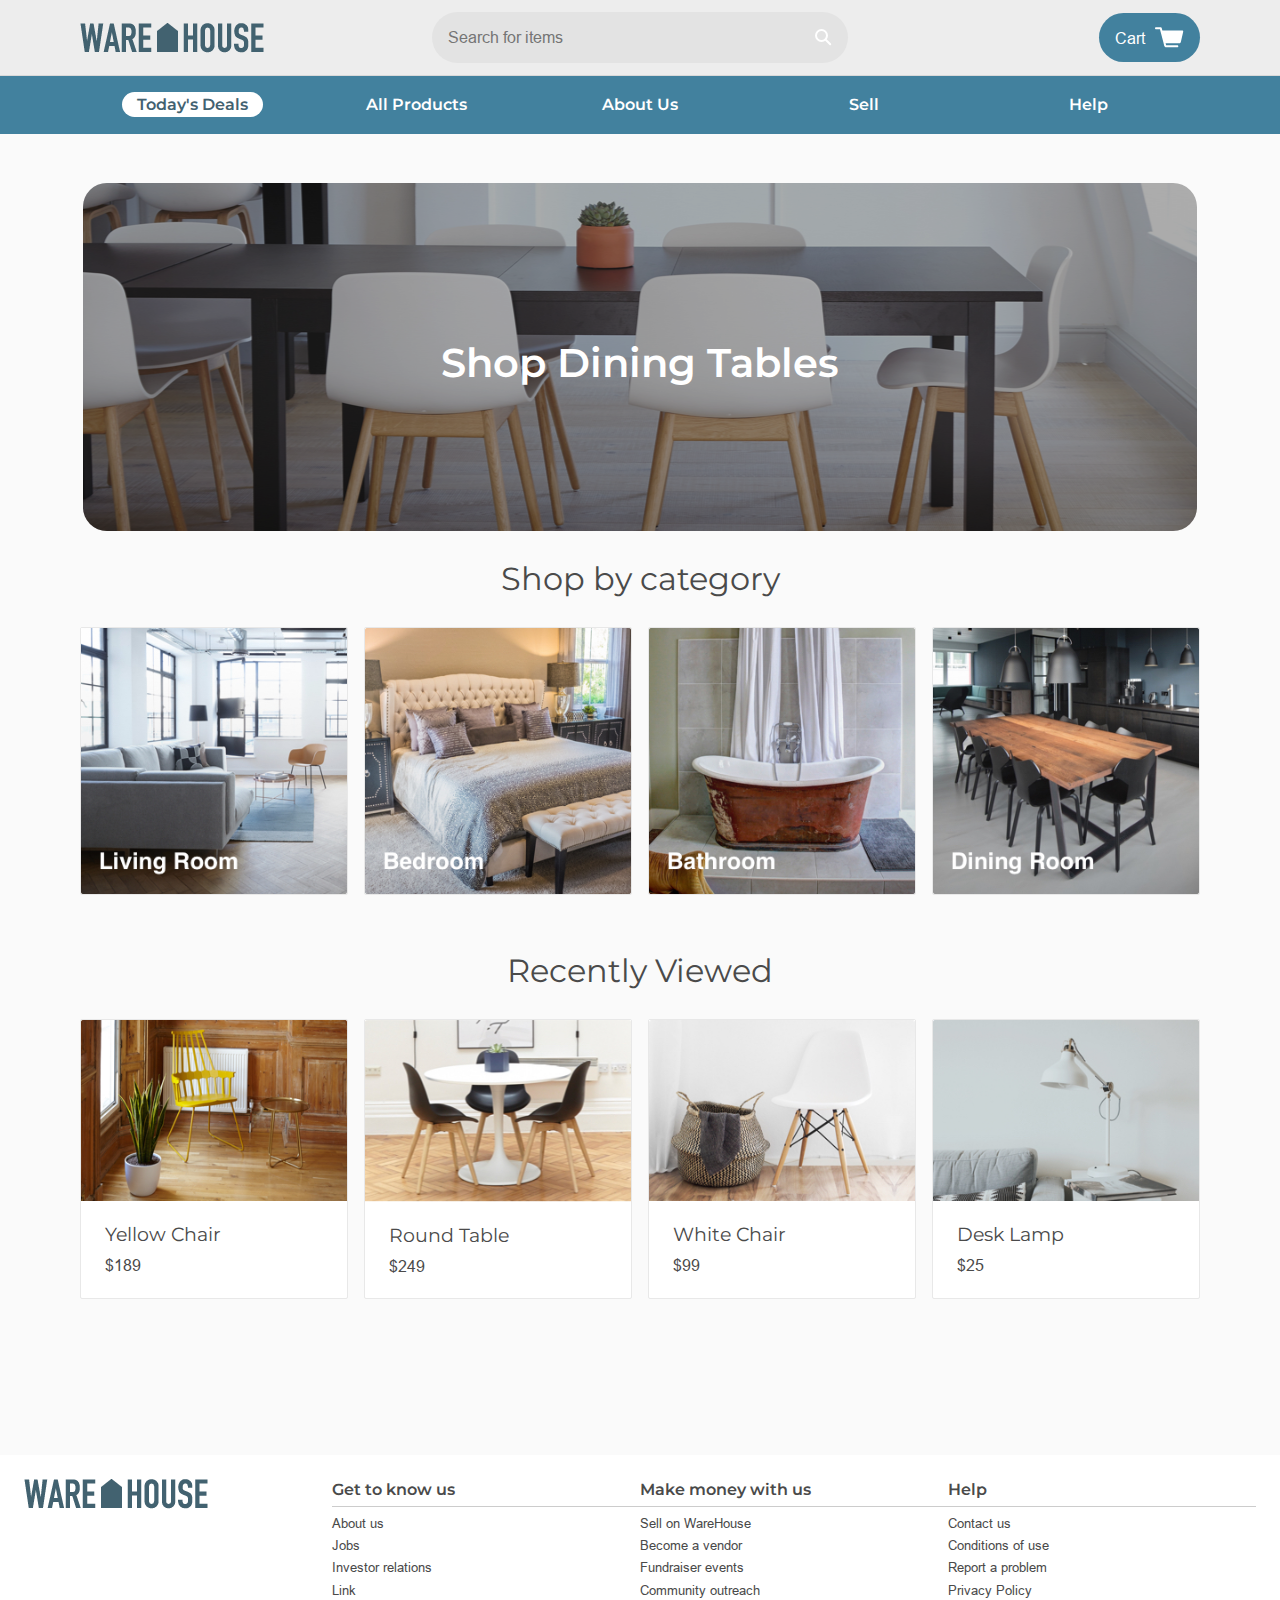
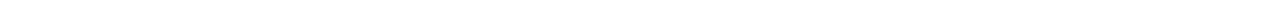
<file: ware-house-starting-code/index.html>
<!DOCTYPE html>
<html>
<head>
  <title>WareHouse</title>
  <link rel="stylesheet" type="text/css" href="resources/css/reset.css">
  <link rel="stylesheet" type="text/css" href="resources/css/base.css">
  <link rel="stylesheet" type="text/css" href="resources/css/index.css">
  <link href="https://fonts.googleapis.com/css?family=PT+Serif:700" rel="stylesheet">
  <link href="https://fonts.googleapis.com/css?family=Anton|Montserrat:100,200,400,600,700,800,900" rel="stylesheet">
</head>
<body>
  <div class="container">

    <!-- Header -->

    <header role="banner">
      <div class="image-container">
        <a href="index.html"><img src="resources/img/home-blue.png" alt="WareHouse logo"></a>
      </div>
      <div role="search" class="search-bar">
        <input type="text" name="search" placeholder="Search for items">
        <a href="" class="icon"><img src="resources/img/search.svg"></a>
      </div>
      <a href="cart.html" class="button cart">Cart <img src="resources/img/cart.svg" alt="shopping cart"></a>
    </header>
    <nav role="navigation">
      <span class="deals"><a href="deals.html">Today's Deals</a></span>
      <a href="products.html">All Products</a>
      <a href="about.html">About Us</a>
      <a href="sell.html">Sell</a>
      <a href="#help">Help</a>
    </nav>

    <!-- Hero Section -->

    <main role="main" id="main" class="landing" aria-labelledby="main">
      <div class="hero">
        <h2>Shop Dining Tables</h2>
      </div>

    <!-- Products Preview Section -->

      <section role="region" class="products">

        <!-- Product Categories -->

        <h2>Shop by category</h2>
        <div aria-label="product categories" class="product-list categories">
          <a href="living.html" class="product-category">
            <div class="image-container">
              <img src="resources/img/home/living-room.jpg" alt="living room">
            </div>

          </a>
          <a href="#" class="product-category">
            <div class="image-container">
              <img src="resources/img/home/bedroom.jpg" alt="bedroom">
            </div>

          </a>
          <a href="#" class="product-category">
            <div class="image-container">
              <img src="resources/img/home/bathroom.jpg" alt="bathroom">
            </div>

          </a>
          <a href="#" class="product-category">
            <div class="image-container">
              <img src="resources/img/home/dining-room.jpg" alt="dining room">
            </div>
          </a>

        </div>

        <!-- Recently Viewed Products -->

        <h2>Recently Viewed</h2>
        <div aria-label="recently viewed products" class="product-list">
          <a href="#" class="product-item">
            <div class="image-container">
              <img src="resources/img/home/yellow-chair.jpg" alt="yellow chair">
            </div>
            <div class="description">
              <h3>Yellow Chair</h3>
              <span class="price">$189</span>
            </div>
          </a>
          <a href="#" class="product-item">
            <div class="image-container">
              <img src="resources/img/home/round-table.jpg" alt="round table">
            </div>
            <div class="description">
              <h3>Round Table</h3>
              <span class="price">$249</span>
            </div>
          </a>
          <a href="#" class="product-item">
            <div class="image-container">
              <img src="resources/img/home/white-chair.jpg" alt="white chair">
            </div>
            <div class="description">
              <h3>White Chair</h3>
              <span class="price">$99</span>
            </div>
          </a>
          <a href="#" class="product-item">
            <div class="image-container">
              <img src="resources/img/home/desk-lamp.jpg" alt="desk lamp">
            </div>
            <div class="description">
              <h3>Desk Lamp</h3>
              <span class="price">$25</span>
            </div>
          </a>
        </div>
      </section>
    </main>

    <!-- Footer -->

    <footer role="contentinfo">
      <a href="index.html"><img src="resources/img/home-blue.png" alt="WareHouse logo"></a>
      <div class="links">
        <h4>Get to know us</h4>
        <a href="about.html">About us</a>
        <a href="jobs.html">Jobs</a>
        <a href="#">Investor relations</a>
        <a href="#">Link</a>
      </div>
      <div class="links">
        <h4>Make money with us</h4>
        <a href="sell.html">Sell on WareHouse</a>
        <a href="#">Become a vendor</a>
        <a href="#">Fundraiser events</a>
        <a href="#">Community outreach</a>
      </div>
      <div class="links">
        <h4 id="help">Help</h4>
        <a href="#">Contact us</a>
        <a href="#">Conditions of use</a>
        <a href="#">Report a problem</a>
        <a href="#">Privacy Policy</a>
      </div>
    </footer>
  </div>
</body>
</html>
</file>
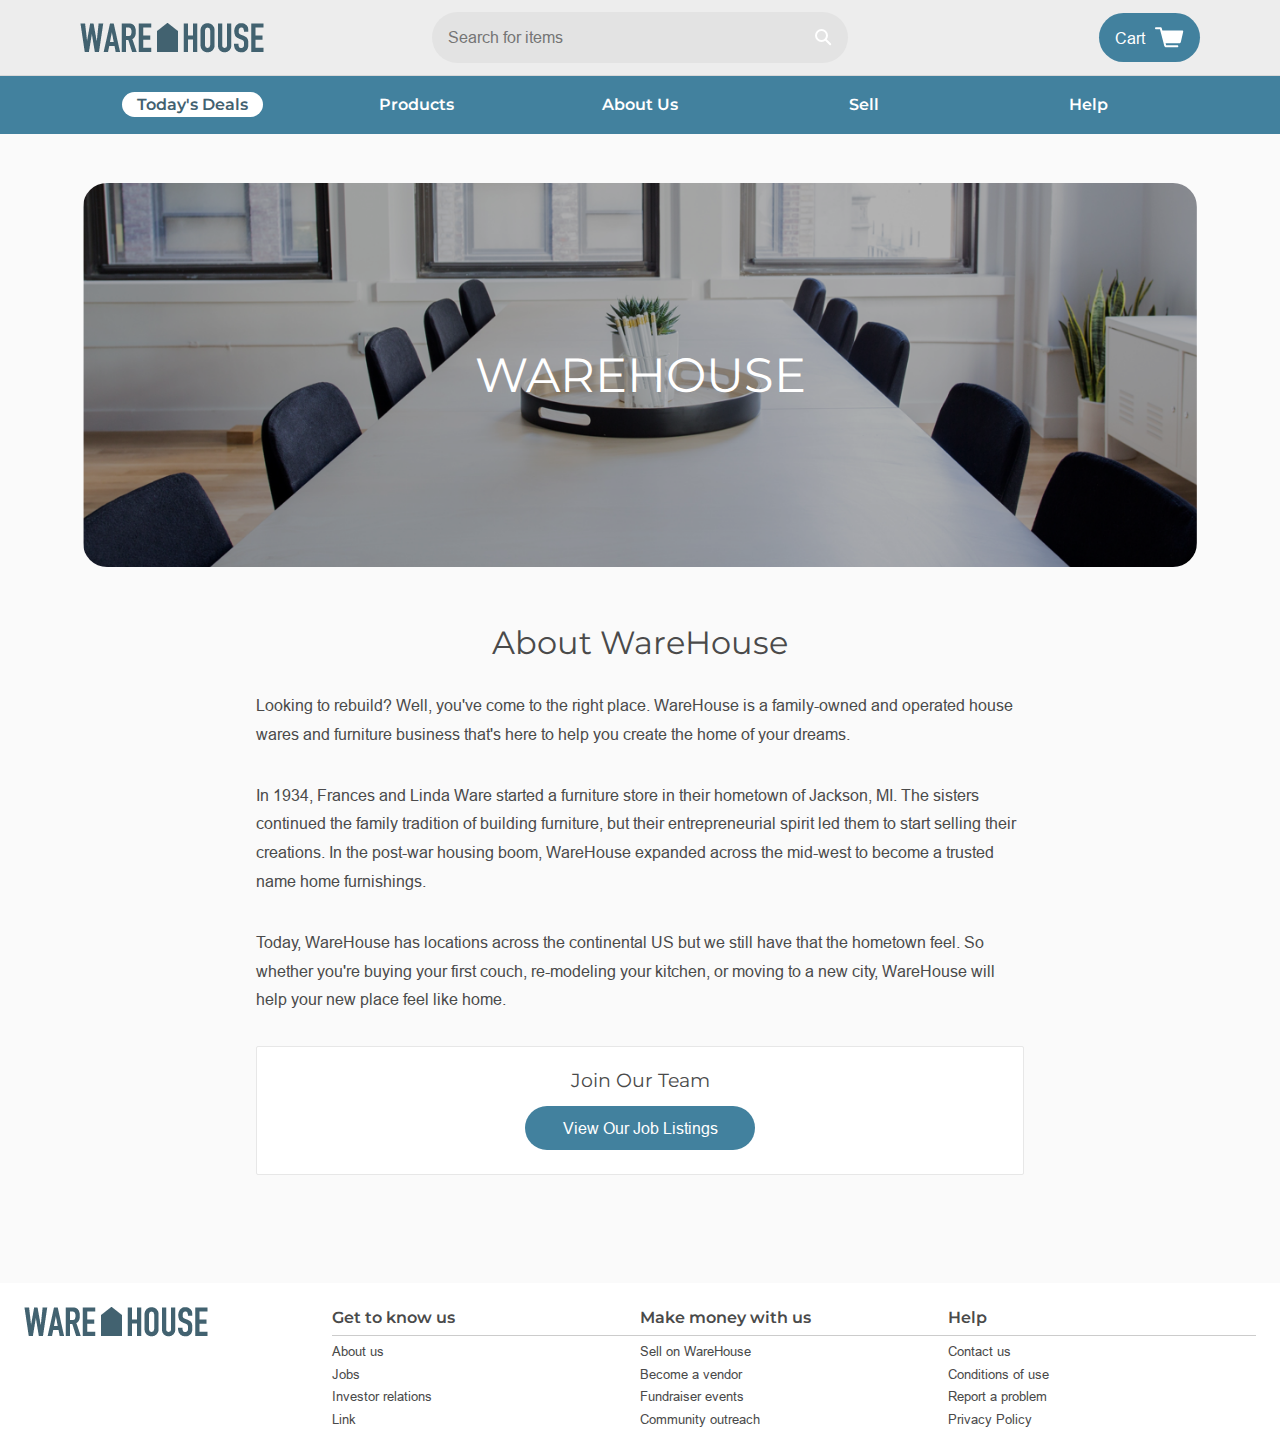
<file: ware-house-starting-code/about.html>
<!DOCTYPE html>
<html>
<head>
  <title>WareHouse</title>
  <link rel="stylesheet" type="text/css" href="resources/css/reset.css">
  <link rel="stylesheet" type="text/css" href="resources/css/base.css">
  <link rel="stylesheet" type="text/css" href="resources/css/about.css">
  <link href="https://fonts.googleapis.com/css?family=PT+Serif:700" rel="stylesheet">
  <link href="https://fonts.googleapis.com/css?family=Montserrat:100,200,400,600,700,800" rel="stylesheet">
</head>
<body>
  <div class="container">

    <!-- Header -->

    <header role="banner">
      <div class="image-container">
        <a href="index.html"><img src="resources/img/home-blue.png" alt="WareHouse logo"></a>
      </div>
      <div role="search" class="search-bar">
        <input type="text" name="search" placeholder="Search for items">
        <a href="" class="icon"><img src="resources/img/search.svg"></a>
      </div>
      <a href="cart.html" class="button cart">Cart <img src="resources/img/cart.svg"></a>
    </header>
    <nav role="navigation">
      <span class="deals"><a href="deals.html">Today's Deals</a></span>
      <a href="products.html">Products</a>
      <a href="about.html">About Us</a>
      <a href="sell.html">Sell</a>
      <a href="#help">Help</a>
    </nav>

    <!-- About Section -->

    <main role="main" id="main" class="about">
      <h1>WAREHOUSE</h1>
      <div class="information">
        <h2>About WareHouse</h2>
        <p>
          Looking to rebuild? Well, you've come to the right place. WareHouse
          is a family-owned and operated house wares and furniture business
          that's here to help you create the home of your dreams.
        </p>
        <p>
          In 1934, Frances and Linda Ware started a furniture store in their
          hometown of Jackson, MI. The sisters continued the family tradition
          of building furniture, but their entrepreneurial spirit led them to
          start selling their creations. In the post-war housing boom, WareHouse
          expanded across the mid-west to become a trusted name home furnishings.
        </p>
          <p>
          Today, WareHouse has locations across the continental US but we still
          have that the hometown feel. So whether you're buying your first couch,
          re-modeling your kitchen, or moving to a new city, WareHouse will help your new place feel like home.
        </p>
        <div class="join">
          <h3>Join Our Team</h3>
          <a href="jobs.html" class="button">View Our Job Listings</a>
        </div>
      </div>
    </main>

    <!-- Footer -->

    <footer role="contentinfo">
      <a href="index.html"><img src="resources/img/home-blue.png" alt="WareHouse logo"></a>
      <div class="links">
        <h4>Get to know us</h4>
        <a href="about.html">About us</a>
        <a href="jobs.html">Jobs</a>
        <a href="#">Investor relations</a>
        <a href="#">Link</a>
      </div>
      <div class="links">
        <h4>Make money with us</h4>
        <a href="sell.html">Sell on WareHouse</a>
        <a href="#">Become a vendor</a>
        <a href="#">Fundraiser events</a>
        <a href="#">Community outreach</a>
      </div>
      <div class="links">
        <h4 id="help">Help</h4>
        <a href="#">Contact us</a>
        <a href="#">Conditions of use</a>
        <a href="#">Report a problem</a>
        <a href="#">Privacy Policy</a>
      </div>
    </footer>
  </div>
</body>
</html>
</file>
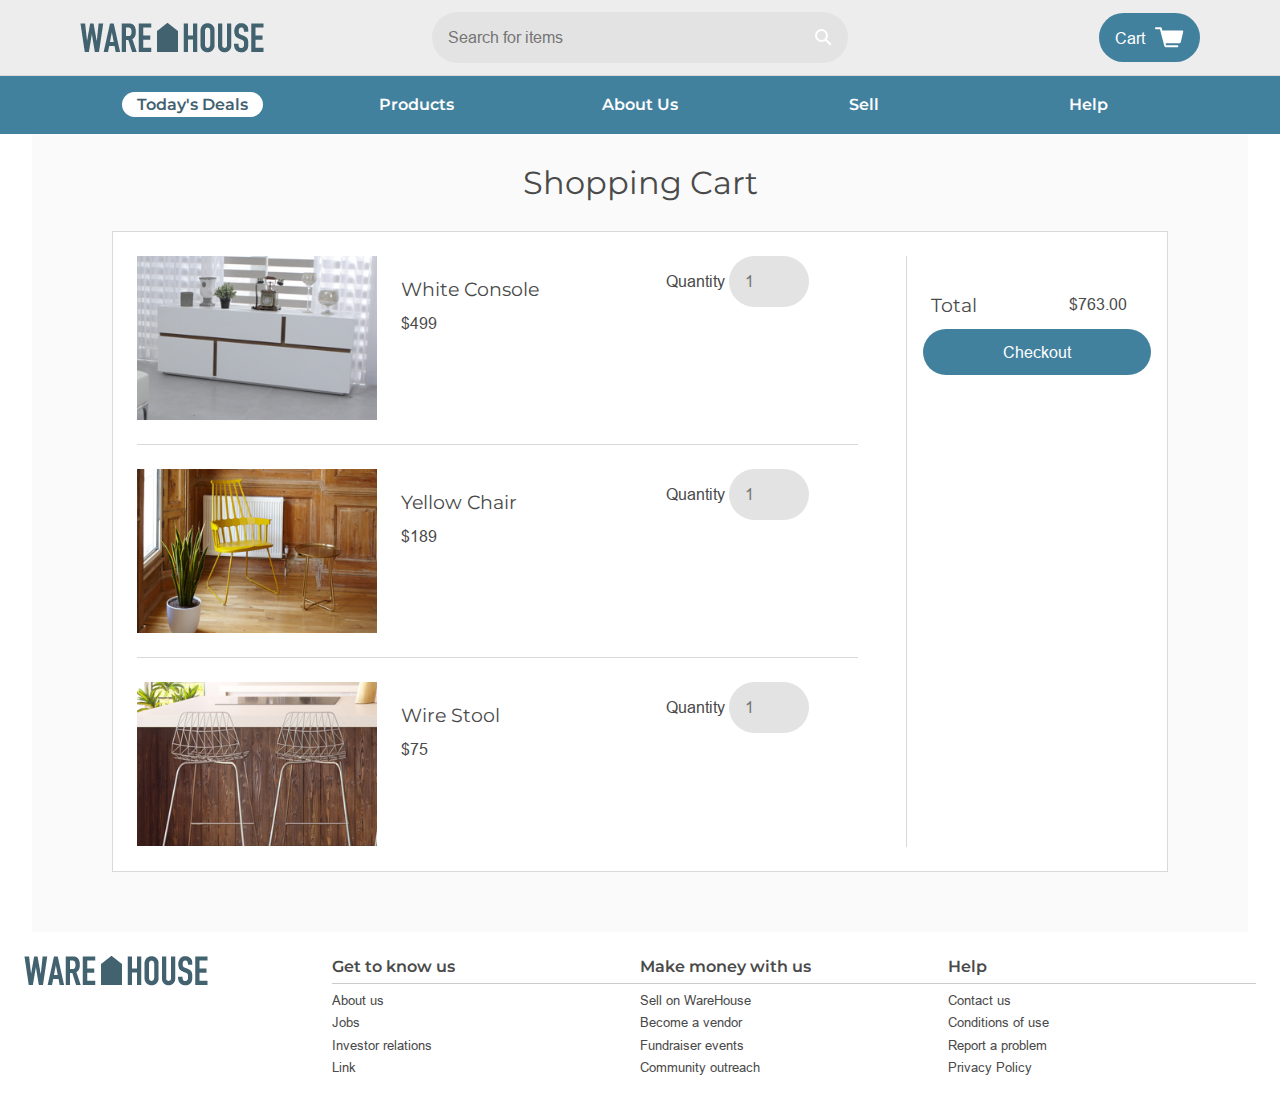
<file: ware-house-starting-code/cart.html>
<!DOCTYPE html>
<html>
<head>
  <title>WareHouse</title>
  <link rel="stylesheet" type="text/css" href="resources/css/reset.css">
  <link rel="stylesheet" type="text/css" href="resources/css/base.css">
  <link rel="stylesheet" type="text/css" href="resources/css/cart.css">
  <link href="https://fonts.googleapis.com/css?family=Montserrat:100,200,400,600,700,800" rel="stylesheet">
</head>
<body>
  <div class="container">

    <!-- Header -->

    <header role="banner">
      <div class="image-container">
        <a href="index.html"><img src="resources/img/home-blue.png" alt="Warehouse logo"></a>
      </div>
      <div role="search" class="search-bar">
        <input type="text" name="search" placeholder="Search for items">
        <a href="" class="icon"><img src="resources/img/search.svg"></a>
      </div>
      <a href="cart.html" class="button cart">Cart <img src="resources/img/cart.svg"></a>
    </header>
    <nav role="navigation">
      <span class="deals"><a href="deals.html">Today's Deals</a></span>
      <a href="products.html">Products</a>
      <a href="about.html">About Us</a>
      <a href="sell.html">Sell</a>
      <a href="#help">Help</a>
    </nav>

    <!-- Cart -->

    <main id="main" class="product-list-section">
      <h2>Shopping Cart</h2>

    <div class="shopping-cart">

        <div class="row">
          <div class="image-container">
            <img src="resources/img/cart/white-console.jpg">
          </div>

          <div class="description">
            <h3>White Console</h3>
            <br>
            <span class="price">$499</span>
          </div>

          <div>
            Quantity <input type="number" name="Quantity" placeholder="1">
          </div>
        </div>

        <div class="row">
          <div class="image-container">
            <img src="resources/img/cart/yellow-chair.jpg">
          </div>

          <div class="description">
            <h3>Yellow Chair</h3>
            <br>
            <span class="price">$189</span>
          </div>

          <div>
            Quantity <input type="number" name="Quantity" placeholder="1">
          </div>
        </div>

        <div class="row" id="no-border">
          <div class="image-container">
            <img src="resources/img/cart/wire-stool.jpg">
          </div>

          <div class="description">
            <h3>Wire Stool</h3>
            <br>
            <span class="price">$75</span>
          </div>

            <div>
            Quantity <input type="number" name="Quantity" placeholder="1">
          </div>
        </div>

      <div class="total">
        <div class="description">
          <h3>Total</h3>
          <span class="price">$763.00</span>
        </div>
        <a href="" class="button">Checkout</a>
      </div>
  </div>
</main>

    <!-- Footer -->

    <footer role="contentinfo">
      <a href="index.html"><img src="resources/img/home-blue.png" alt="Warehouse logo"></a>
      <div class="links">
        <h4>Get to know us</h4>
        <a href="about.html">About us</a>
        <a href="jobs.html">Jobs</a>
        <a href="#">Investor relations</a>
        <a href="#">Link</a>
      </div>
      <div class="links">
        <h4>Make money with us</h4>
        <a href="sell.html">Sell on WareHouse</a>
        <a href="#">Become a vendor</a>
        <a href="#">Fundraiser events</a>
        <a href="#">Community outreach</a>
      </div>
      <div class="links">
        <h4 id="help">Help</h4>
        <a href="#">Contact us</a>
        <a href="#">Conditions of use</a>
        <a href="#">Report a problem</a>
        <a href="#">Privacy Policy</a>
      </div>
    </footer>
  </div>
</body>
</html>
</file>
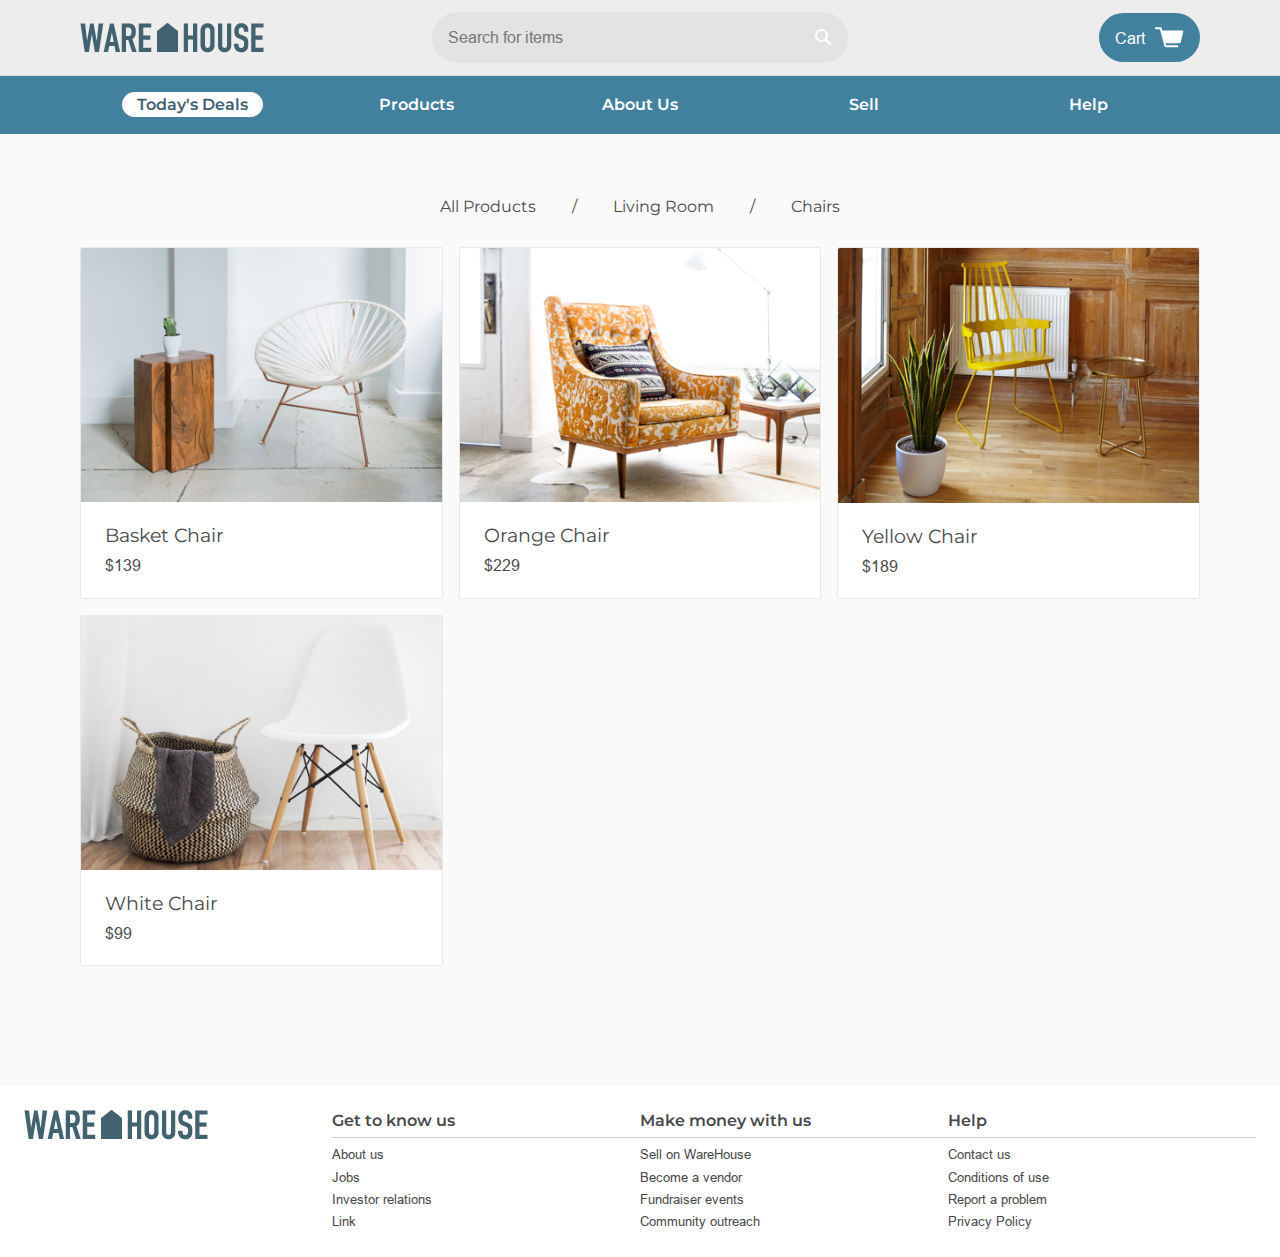
<file: ware-house-starting-code/chairs.html>
<!DOCTYPE html>
<html>
<head>
  <title>WareHouse</title>
  <link rel="stylesheet" type="text/css" href="resources/css/reset.css">
  <link rel="stylesheet" type="text/css" href="resources/css/base.css">
  <link href="https://fonts.googleapis.com/css?family=Montserrat:100,200,400,600,700,800" rel="stylesheet">
</head>
<body>
  <div class="container">

    <!-- Header -->

    <header role="banner">
      <div class="image-container">
        <a href="index.html"><img src="resources/img/home-blue.png" alt="Warehouse logo"></a>
      </div>
      <div role="search" class="search-bar">
        <input type="text" name="search" placeholder="Search for items">
        <a href="" class="icon"><img src="resources/img/search.svg"></a>
      </div>
      <a href="cart.html" class="button cart">Cart <img src="resources/img/cart.svg"></a>
    </header>
    <nav role="navigation">
      <span class="deals"><a href="deals.html">Today's Deals</a></span>
      <a href="products.html">Products</a>
      <a href="about.html">About Us</a>
      <a href="sell.html">Sell</a>
      <a href="#help">Help</a>
    </nav>

    <!-- Chairs Section -->

    <main id="main" class="product-list-section">
      <ul class="breadcrumb">
        <li><a href="products.html">All Products</a></li>
        <li><a href="living.html">Living Room</a></li>
        <li>Chairs</li>
      </ul>

      <div class="product-list">


        <a href="#" class="product-item">
          <div class="image-container">
            <img src="resources/img/chairs/basket-chair.jpg">
          </div>
          <div class="description">
            <h3>Basket Chair</h3>
            <span class="price">$139</span>
          </div>
        </a>

        <a href="#" class="product-item">
          <div class="image-container">
            <img src="resources/img/chairs/orange-chair.jpg">
          </div>
          <div class="description">
            <h3>Orange Chair</h3>
            <span class="price">$229</span>
          </div>
        </a>

        <a href="#" class="product-item">
          <div class="image-container">
            <img src="resources/img/chairs/yellow-chair.jpg">
          </div>
          <div class="description">
            <h3>Yellow Chair</h3>
            <span class="price">$189</span>
          </div>
        </a>

        <a href="#" class="product-item">
          <div class="image-container">
            <img src="resources/img/chairs/white-chair.jpg">
          </div>
          <div class="description">
            <h3>White Chair</h3>
            <span class="price">$99</span>
          </div>
        </a>

      </div>
    </main>

    <!-- Footer -->

    <footer role="contentinfo">
      <a href="index.html"><img src="resources/img/home-blue.png" alt="Warehouse logo"></a>
      <div class="links">
        <h4>Get to know us</h4>
        <a href="about.html">About us</a>
        <a href="jobs.html">Jobs</a>
        <a href="#">Investor relations</a>
        <a href="#">Link</a>
      </div>
      <div class="links">
        <h4>Make money with us</h4>
        <a href="sell.html">Sell on WareHouse</a>
        <a href="#">Become a vendor</a>
        <a href="#">Fundraiser events</a>
        <a href="#">Community outreach</a>
      </div>
      <div class="links">
        <h4 id="help">Help</h4>
        <a href="#">Contact us</a>
        <a href="#">Conditions of use</a>
        <a href="#">Report a problem</a>
        <a href="#">Privacy Policy</a>
      </div>
    </footer>
  </div>
</body>
</html>
</file>
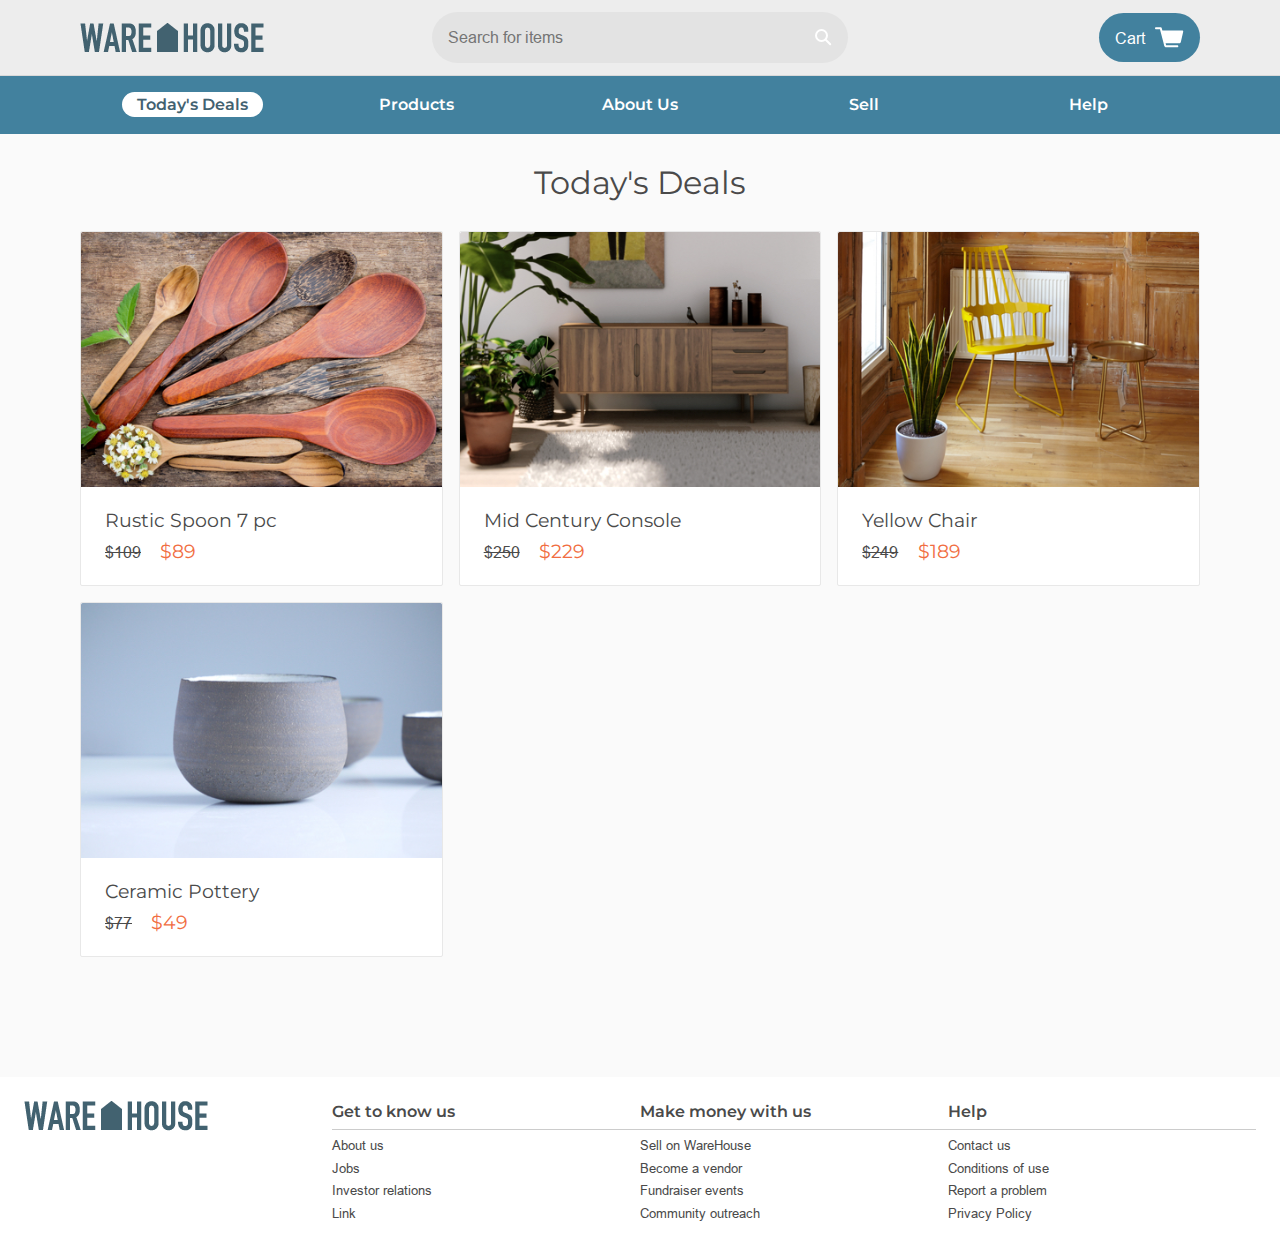
<file: ware-house-starting-code/deals.html>
<!DOCTYPE html>
<html>
<head>
  <title>WareHouse</title>
  <link rel="stylesheet" type="text/css" href="resources/css/reset.css">
  <link rel="stylesheet" type="text/css" href="resources/css/base.css">
  <link href="https://fonts.googleapis.com/css?family=Montserrat:100,200,400,600,700,800" rel="stylesheet">
</head>
<body>
  <div class="container">

    <!-- Header -->

    <header role="banner">
      <div class="image-container">
        <a href="index.html"><img src="resources/img/home-blue.png" alt="WareHouse logo"></a>
      </div>
      <div role="search" class="search-bar">
        <input type="text" name="search" placeholder="Search for items">
        <a href="" class="icon"><img src="resources/img/search.svg"></a>
      </div>
      <a href="cart.html" class="button cart">Cart <img src="resources/img/cart.svg"></a>
    </header>
    <nav role="navigation">
      <span class="deals"><a href="deals.html">Today's Deals</a></span>
      <a href="products.html">Products</a>
      <a href="about.html">About Us</a>
      <a href="sell.html">Sell</a>
      <a href="#help">Help</a>
    </nav>

    <!-- Deals Section -->

    <main role="main" id="main" class="product-list-section">
      <h2>Today's Deals</h2>

      <div class="product-list">
        <a href="#" class="product-item">
          <div class="image-container">
            <img src="resources/img/deals/wooden-spoons.jpg" alt="wooden spoons">
          </div>
          <div class="description">
            <h3>Rustic Spoon 7 pc</h3>
            <del>$109</del><span class="sale-price">$89</span>
          </div>
        </a>

        <a href="#" class="product-item">
          <div class="image-container">
            <img src="resources/img/deals/midcen-console.jpg" alt="midcentury console">
          </div>
          <div class="description">
            <h3>Mid Century Console</h3>
            <del>$250</del><span class="sale-price">$229</span>
          </div>
        </a>

        <a href="#" class="product-item">
          <div class="image-container">
            <img src="resources/img/chairs/yellow-chair.jpg" alt="yellow chair">
          </div>
          <div class="description">
            <h3>Yellow Chair</h3>
            <del>$249</del><span class="sale-price">$189</span>
          </div>
        </a>

        <a href="#" class="product-item">
          <div class="image-container">
            <img src="resources/img/deals/pottery.jpg" alt="pottery">
          </div>
          <div class="description">
            <h3>Ceramic Pottery</h3>
            <del>$77</del><span class="sale-price">$49</span>
          </div>
        </a>

      </div>
    </main>

    <!-- Footer -->

    <footer role="contentinfo">
      <a href="index.html"><img src="resources/img/home-blue.png" alt="Warehouse logo"></a>
      <div class="links">
        <h4>Get to know us</h4>
        <a href="about.html">About us</a>
        <a href="jobs.html">Jobs</a>
        <a href="#">Investor relations</a>
        <a href="#">Link</a>
      </div>
      <div class="links">
        <h4>Make money with us</h4>
        <a href="sell.html">Sell on WareHouse</a>
        <a href="#">Become a vendor</a>
        <a href="#">Fundraiser events</a>
        <a href="#">Community outreach</a>
      </div>
      <div class="links">
        <h4 id="help">Help</h4>
        <a href="#">Contact us</a>
        <a href="#">Conditions of use</a>
        <a href="#">Report a problem</a>
        <a href="#">Privacy Policy</a>
      </div>
    </footer>
  </div>
</body>
</html>
</file>
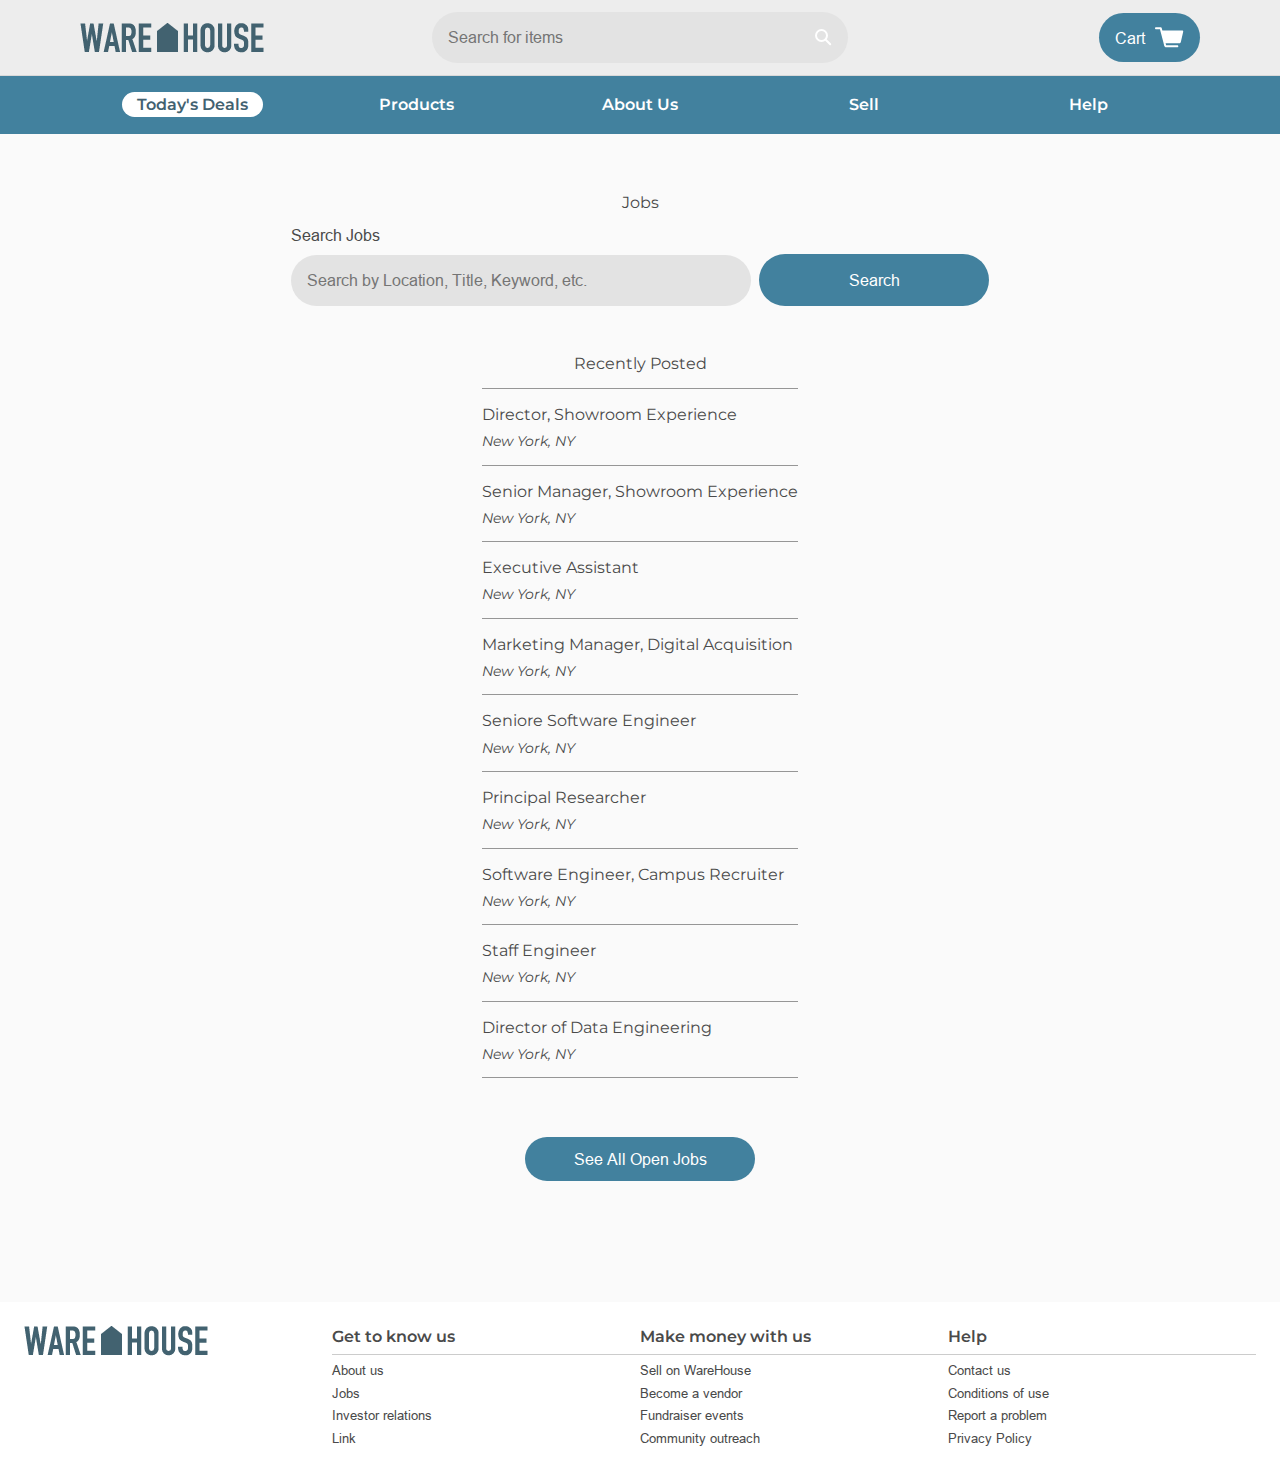
<file: ware-house-starting-code/jobs.html>
<!DOCTYPE html>
<html>
<head>
  <title>WareHouse</title>
  <link rel="stylesheet" type="text/css" href="resources/css/reset.css">
  <link rel="stylesheet" type="text/css" href="resources/css/base.css">
  <link rel="stylesheet" type="text/css" href="resources/css/jobs.css">
  <link href="https://fonts.googleapis.com/css?family=Montserrat:100,200,400,400i,600,700,800" rel="stylesheet">
</head>
<body>
  <div class="container">

    <!-- Header -->

    <header role="banner">
      <div class="image-container">
        <a href="index.html"><img src="resources/img/home-blue.png" alt="Warehouse logo"></a>
      </div>
      <div role="search" class="search-bar">
        <input type="text" name="search" placeholder="Search for items">
        <a href="" class="icon"><img src="resources/img/search.svg"></a>
      </div>
      <a href="cart.html" class="button cart">Cart <img src="resources/img/cart.svg"></a>
    </header>
    <nav role="navigation">
      <span class="deals"><a href="deals.html">Today's Deals</a></span>
      <a href="products.html">Products</a>
      <a href="about.html">About Us</a>
      <a href="sell.html">Sell</a>
      <a href="#help">Help</a>
    </nav>

    <!-- Job List Section -->

    <main role="main" id="main" class="jobs">
      <h3>Jobs</h3>

      <!-- Job Search Bar -->

      <form>
        <div id="name" class="field">
          <label for="name">Search Jobs</label>
          <input type="text" name="name" placeholder="Search by Location, Title, Keyword, etc.">
        </div>
        <!-- <div id="name" class="field">
          <label for="name">Product Name</label>
          <input type="text" name="name" placeholder="Name of product">
        </div> -->
        <a href="#" class="button">Search</a>
      </form>

      <!-- Recently Posted Job List -->

      <h3>Recently Posted</h3>
      <div class="job-list">
        <div class="job">
          <h4>Director, Showroom Experience</h4>
          <span class="location">New York, NY</span>
        </div>
        <div class="job">
          <h4>Senior Manager, Showroom Experience</h4>
          <span class="location">New York, NY</span>
        </div>
        <div class="job">
          <h4>Executive Assistant</h4>
          <span class="location">New York, NY</span>
        </div>
        <div class="job">
          <h4>Marketing Manager, Digital Acquisition</h4>
          <span class="location">New York, NY</span>
        </div>
        <div class="job">
          <h4>Seniore Software Engineer</h4>
          <span class="location">New York, NY</span>
        </div>
        <div class="job">
          <h4>Principal Researcher</h4>
          <span class="location">New York, NY</span>
        </div>
        <div class="job">
          <h4>Software Engineer, Campus Recruiter</h4>
          <span class="location">New York, NY</span>
        </div>
        <div class="job">
          <h4>Staff Engineer</h4>
          <span class="location">New York, NY</span>
        </div>
        <div class="job">
          <h4>Director of Data Engineering</h4>
          <span class="location">New York, NY</span>
        </div>
      </div>
      <a href="#" class="button" id="see-all-jobs">See All Open Jobs</a>
    </main>

    <!-- Footer -->

    <footer role="contentinfo">
      <a href="index.html"><img src="resources/img/home-blue.png"></a>
      <div class="links">
        <h4>Get to know us</h4>
        <a href="about.html">About us</a>
        <a href="jobs.html">Jobs</a>
        <a href="#">Investor relations</a>
        <a href="#">Link</a>
      </div>
      <div class="links">
        <h4>Make money with us</h4>
        <a href="sell.html">Sell on WareHouse</a>
        <a href="#">Become a vendor</a>
        <a href="#">Fundraiser events</a>
        <a href="#">Community outreach</a>
      </div>
      <div class="links">
        <h4 id="help">Help</h4>
        <a href="#">Contact us</a>
        <a href="#">Conditions of use</a>
        <a href="#">Report a problem</a>
        <a href="#">Privacy Policy</a>
      </div>
    </footer>
  </div>
</body>
</html>
</file>
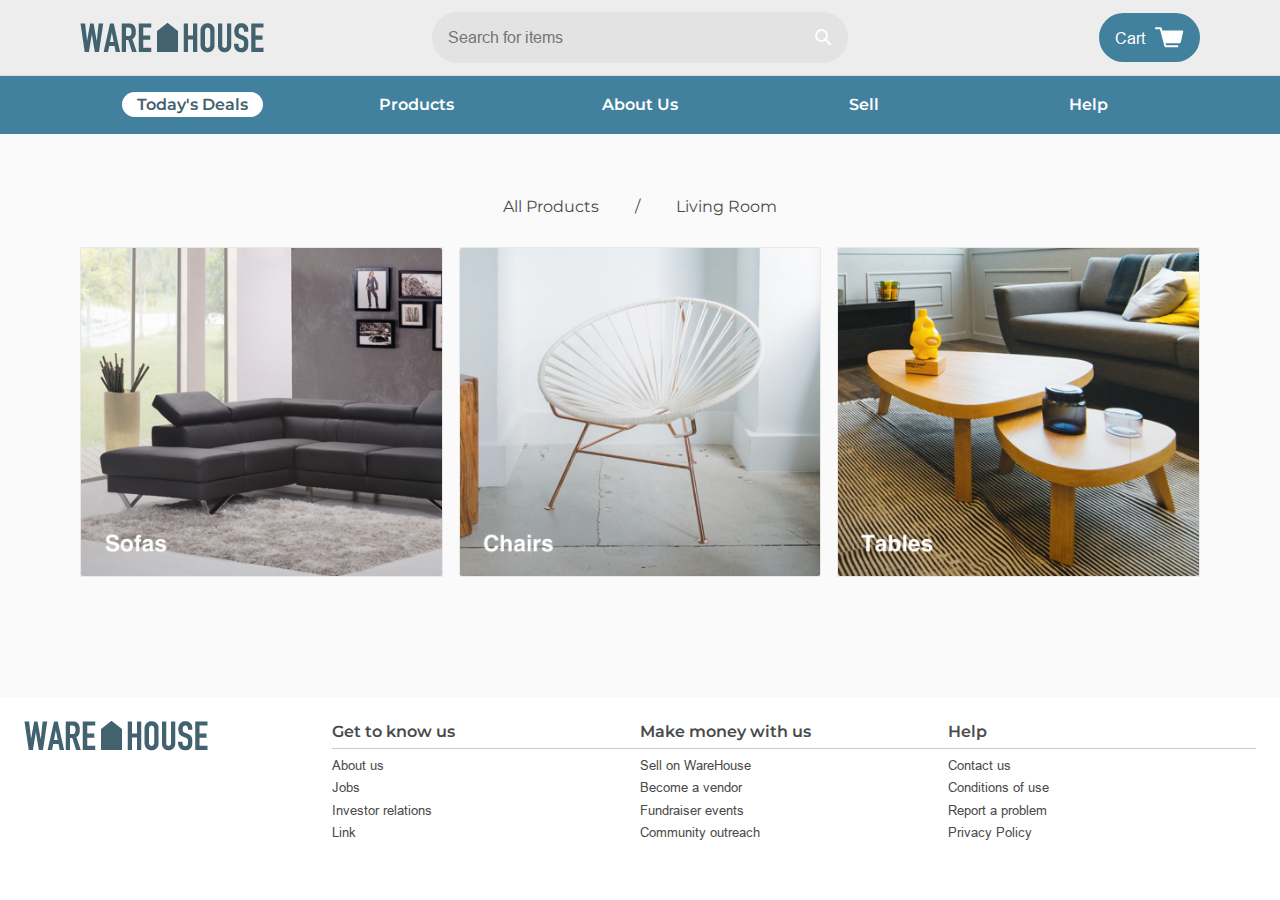
<file: ware-house-starting-code/living.html>
<!DOCTYPE html>
<html>
<head>
  <title>WareHouse</title>
  <link rel="stylesheet" type="text/css" href="resources/css/reset.css">
  <link rel="stylesheet" type="text/css" href="resources/css/base.css">
  <link href="https://fonts.googleapis.com/css?family=Montserrat:100,200,400,600,700,800" rel="stylesheet">
</head>
<body>
  <div class="container">

    <!-- Header -->

    <header role="banner">
      <div class="image-container">
        <a href="index.html"><img src="resources/img/home-blue.png" alt="warehouse logo"></a>
      </div>
      <div role="search" class="search-bar">
        <input type="text" name="search" placeholder="Search for items">
        <a href="" class="icon"><img src="resources/img/search.svg"></a>
      </div>
      <a href="cart.html" class="button cart">Cart <img src="resources/img/cart.svg"></a>
    </header>
    <nav role="navigation">
      <span class="deals"><a href="deals.html">Today's Deals</a></span>
      <a href="products.html">Products</a>
      <a href="about.html">About Us</a>
      <a href="sell.html">Sell</a>
      <a href="#help">Help</a>
    </nav>

    <!-- Living Room List Section -->

    <main id="main" class="product-list-section">
      <ul class="breadcrumb">
        <li><a href="products.html">All Products</a></li>
        <li>Living Room</li>
      </ul>

      <div class="product-list">
        <a href="sofas.html" class="product-item">
          <div class="image-container">
            <img src="resources/img/living/sofas.jpg">
          </div>
        </a>
        <a href="chairs.html" class="product-item">
          <div class="image-container">
            <img src="resources/img/living/chairs.jpg">
          </div>
        </a>
        <a href="tables.html" class="product-item">
          <div class="image-container">
            <img src="resources/img/living/tables.jpg">
          </div>
        </a>
      </div>
    </main>

    <!-- Footer -->

    <footer role="contentinfo">
      <a href="index.html"><img src="resources/img/home-blue.png" alt="Warehouse logo"></a>
      <div class="links">
        <h4>Get to know us</h4>
        <a href="about.html">About us</a>
        <a href="jobs.html">Jobs</a>
        <a href="#">Investor relations</a>
        <a href="#">Link</a>
      </div>
      <div class="links">
        <h4>Make money with us</h4>
        <a href="sell.html">Sell on WareHouse</a>
        <a href="#">Become a vendor</a>
        <a href="#">Fundraiser events</a>
        <a href="#">Community outreach</a>
      </div>
      <div class="links">
        <h4 id="help">Help</h4>
        <a href="#">Contact us</a>
        <a href="#">Conditions of use</a>
        <a href="#">Report a problem</a>
        <a href="#">Privacy Policy</a>
      </div>
    </footer>
  </div>
</body>
</html>
</file>
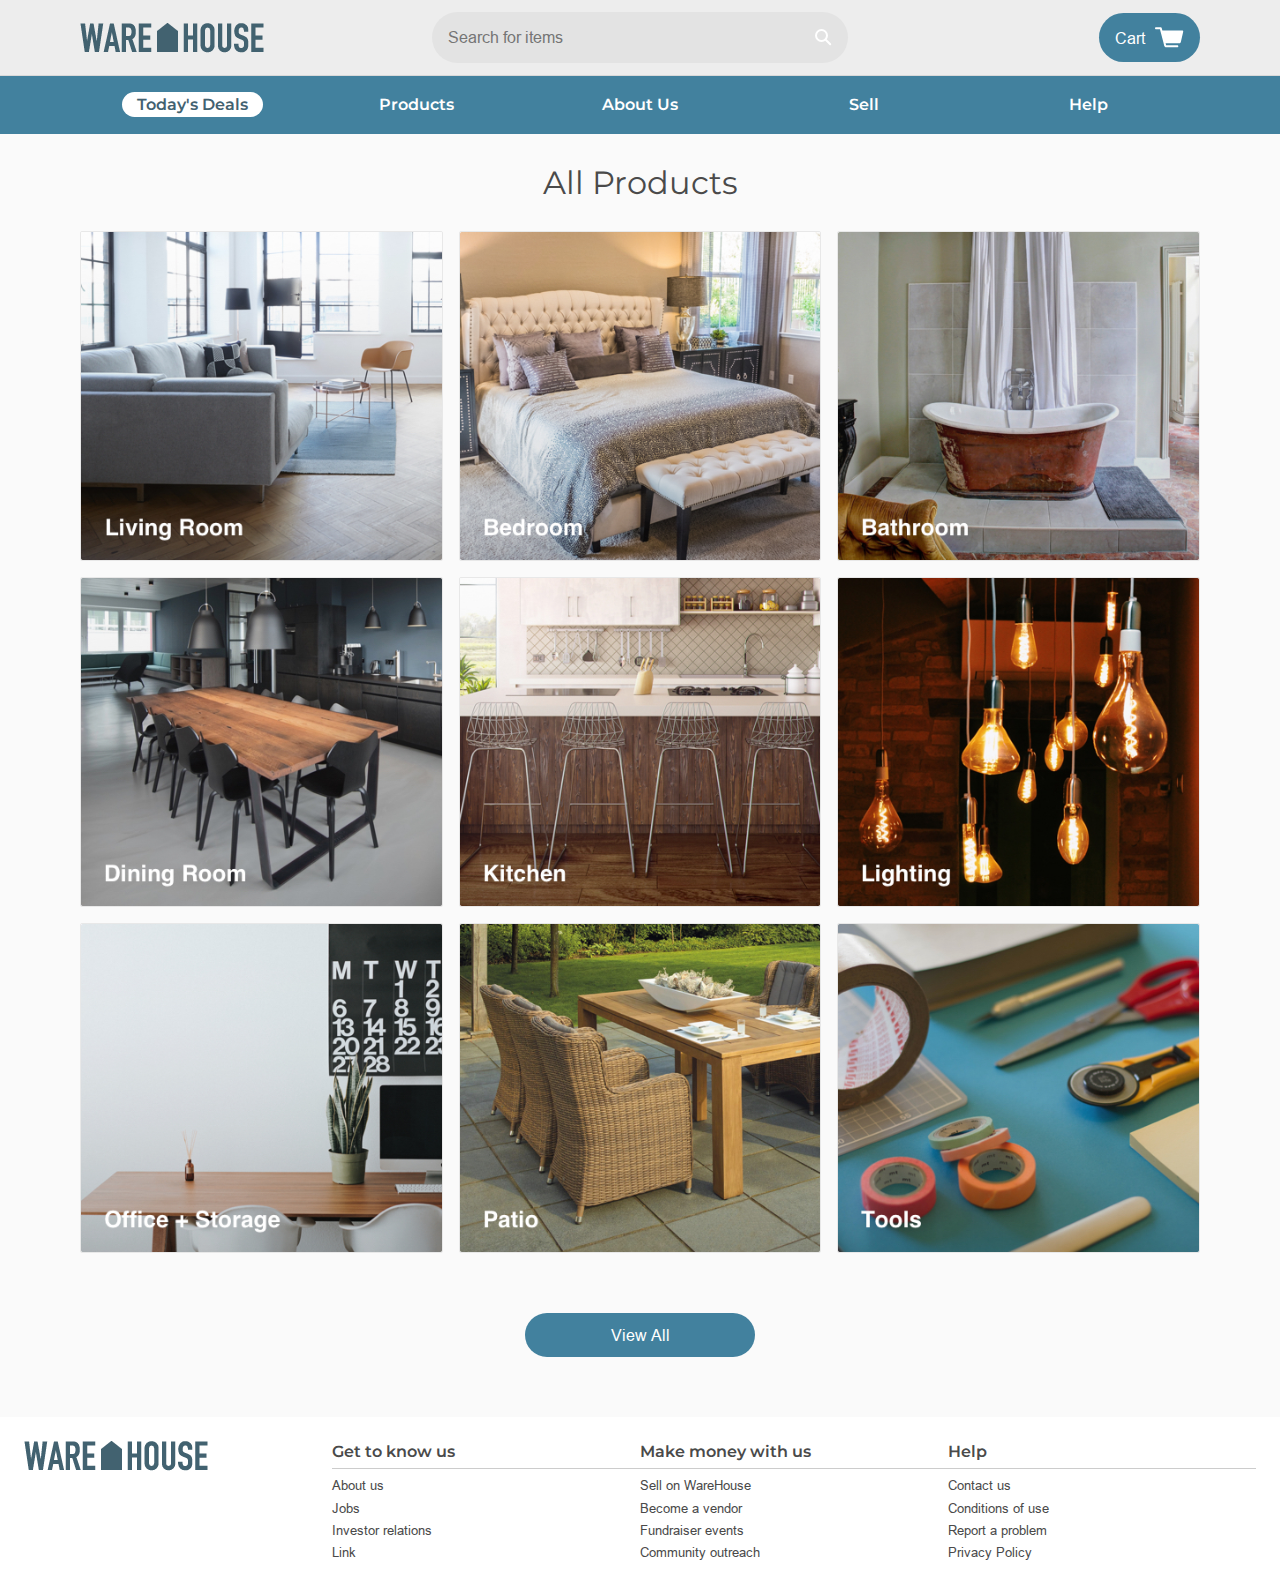
<file: ware-house-starting-code/products.html>
<!DOCTYPE html>
<html>
<head>
  <title>WareHouse</title>
  <link rel="stylesheet" type="text/css" href="resources/css/reset.css">
  <link rel="stylesheet" type="text/css" href="resources/css/base.css">
  <link href="https://fonts.googleapis.com/css?family=Montserrat:100,200,400,600,700,800" rel="stylesheet">
</head>
<body>
  <div class="container">

    <!-- Header -->

    <header role="banner">
      <div class="image-container">
        <a href="index.html"><img src="resources/img/home-blue.png" alt="WareHouse logo"></a>
      </div>
      <div role="search" class="search-bar">
        <input type="text" name="search" placeholder="Search for items">
        <a href="" class="icon"><img src="resources/img/search.svg"></a>
      </div>
      <a href="" class="button cart">Cart <img src="resources/img/cart.svg"></a>
    </header>
    <nav role="navigation">
      <span class="deals"><a href="deals.html">Today's Deals</a></span>
      <a href="products.html">Products</a>
      <a href="about.html">About Us</a>
      <a href="sell.html">Sell</a>
      <a href="#help">Help</a>
    </nav>

    <!-- Products Section -->

    <main role="main" id="main" class="product-list-section">
      <h2>All Products</h2>
      <div class="product-list">
        <a href="living.html" class="product-item">
          <div class="image-container">
            <img src="resources/img/products/living-room.jpg" alt="living Room">
          </div>
          <!-- <div class="description">
            <h3>Living Room</h3>
          </div> -->
        </a>
        <a href="#" class="product-item">
          <div class="image-container">
            <img src="resources/img/products/bedroom.jpg" alt="bedroom">
          </div>
          <!-- <div class="description">
            <h3>Bedroom</h3>
          </div> -->
        </a>
        <a href="#" class="product-item">
          <div class="image-container">
            <img src="resources/img/products/bathroom.jpg" role="bathroom">
          </div>
          <!-- <div class="description">
            <h3>Bathroom</h3>
          </div> -->
        </a>
        <a href="#" class="product-item">
          <div class="image-container">
            <img src="resources/img/products/dining-room.jpg" role="dining room">
          </div>
          <!-- <div class="description">
            <h3>Dining Room</h3>
          </div> -->
        </a>
        <a href="#" class="product-item">
          <div class="image-container">
            <img src="resources/img/products/kitchen.jpg" alt="kitchen">
          </div>
          <!-- <div class="description">
            <h3>Kitchen</h3>
          </div> -->
        </a>
        <a href="#" class="product-item">
          <div class="image-container">
            <img src="resources/img/products/lighting.jpg" alt="lighting">
          </div>
          <!-- <div class="description">
            <h3>Lighting</h3>
          </div> -->
        </a>
        <a href="#" class="product-item">
          <div class="image-container">
            <img src="resources/img/products/office.jpg" alt="office">
          </div>
          <!-- <div class="description">
            <h3>Office + Storage</h3>
          </div> -->
        </a>
        <a href="#" class="product-item">
          <div class="image-container">
            <img src="resources/img/products/patio.jpg" alt="patio">
          </div>
          <!-- <div class="description">
            <h3>Patio</h3>
          </div> -->
        </a>
        <a href="#" class="product-item">
          <div class="image-container">
            <img src="resources/img/products/tools.jpg" alt="tools">
          </div>
          <!-- <div class="description">
            <h3>Tools</h3>
          </div> -->
        </a>
      </div>
      <a href="#" class="button">View All</a>
    </main>

    <!-- Footer -->

    <footer role="contentinfo">
      <a href="index.html"><img src="resources/img/home-blue.png"></a>
      <div class="links">
        <h4>Get to know us</h4>
        <a href="about.html">About us</a>
        <a href="jobs.html">Jobs</a>
        <a href="#">Investor relations</a>
        <a href="#">Link</a>
      </div>
      <div class="links">
        <h4>Make money with us</h4>
        <a href="sell.html">Sell on WareHouse</a>
        <a href="#">Become a vendor</a>
        <a href="#">Fundraiser events</a>
        <a href="#">Community outreach</a>
      </div>
      <div class="links">
        <h4 id="help">Help</h4>
        <a href="#">Contact us</a>
        <a href="#">Conditions of use</a>
        <a href="#">Report a problem</a>
        <a href="#">Privacy Policy</a>
      </div>
    </footer>
  </div>
</body>
</html>
</file>
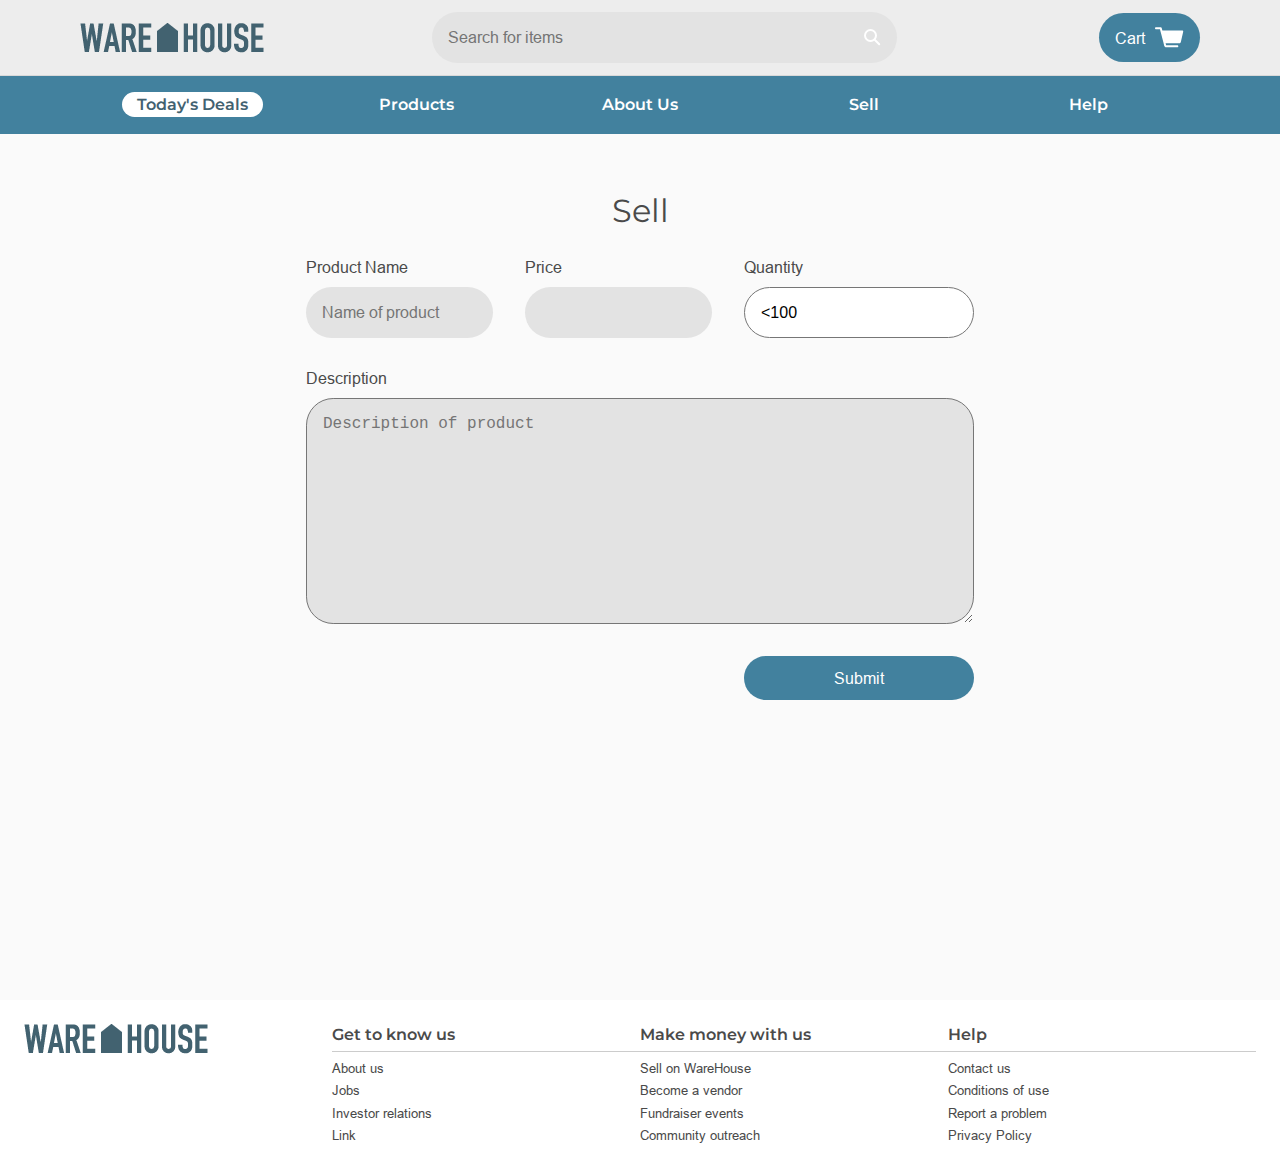
<file: ware-house-starting-code/sell.html>
<!DOCTYPE html>
<html>
<head>
  <title>WareHouse</title>
  <link rel="stylesheet" type="text/css" href="resources/css/reset.css">
  <link rel="stylesheet" type="text/css" href="resources/css/base.css">
  <link rel="stylesheet" type="text/css" href="resources/css/sell.css">
  <link href="https://fonts.googleapis.com/css?family=PT+Serif" rel="stylesheet">
  <link href="https://fonts.googleapis.com/css?family=Montserrat:100,200,400,600,700,800" rel="stylesheet">
</head>
<body>
  <div class="container">

    <!-- Header -->

    <header role="banner">
      <div class="image-container">
        <a href="index.html"><img src="resources/img/home-blue.png" alt="Warehouse logo"></a>
      </div>
      <div role="search" class="search-bar">
        <input type="text" name="search" placeholder="Search for items">
        <a href="" class="icon"><img src="resources/img/search.svg"></a>
      </div>
      <a href="cart.html" class="button cart">Cart <img src="resources/img/cart.svg"></a>
    </header>
    <nav role="navigation">
      <span class="deals"><a href="deals.html">Today's Deals</a></span>
      <a href="products.html">Products</a>
      <a href="about.html">About Us</a>
      <a href="sell.html">Sell</a>
      <a href="#help">Help</a>
    </nav>

    <!-- Sell Product Form -->

    <main id="main" class="sell">
      <h2>Sell</h2>
      <form>
        <div id="name" class="field">
          <label for="name">Product Name</label>
          <input type="text" name="name" placeholder="Name of product">
        </div>
        <div id="price" class="field">
          <label for="price">Price</label>
          <input type="number" name="price">
        </div>
        <div id="quantity" class="field">
          <label for="quantity">Quantity</label>
          <select name="quantity">
            <option value="100"><100</option>
            <option value="200">100-200</option>
            <option value="300">200-300</option>
            <option value="400">300-400</option>
            <option value="500">>500</option>
          </select>
        </div>
        <div id="description" class="field">
          <label for="description">Description</label>
          <textarea type="text" name="description" placeholder="Description of product"></textarea>
        </div>
        <a href="#" class="button" id="submit">Submit</a>
      </form>
    </main>

    <!-- Footer -->

    <footer role="contentinfo">
      <a href="index.html"><img src="resources/img/home-blue.png" alt="Warehouse logo"></a>
      <div class="links">
        <h4>Get to know us</h4>
        <a href="about.html">About us</a>
        <a href="jobs.html">Jobs</a>
        <a href="#">Investor relations</a>
        <a href="#">Link</a>
      </div>
      <div class="links">
        <h4>Make money with us</h4>
        <a href="sell.html">Sell on WareHouse</a>
        <a href="#">Become a vendor</a>
        <a href="#">Fundraiser events</a>
        <a href="#">Community outreach</a>
      </div>
      <div class="links">
        <h4 id="help">Help</h4>
        <a href="#">Contact us</a>
        <a href="#">Conditions of use</a>
        <a href="#">Report a problem</a>
        <a href="#">Privacy Policy</a>
      </div>
    </footer>
  </div>
</body>
</html>
</file>
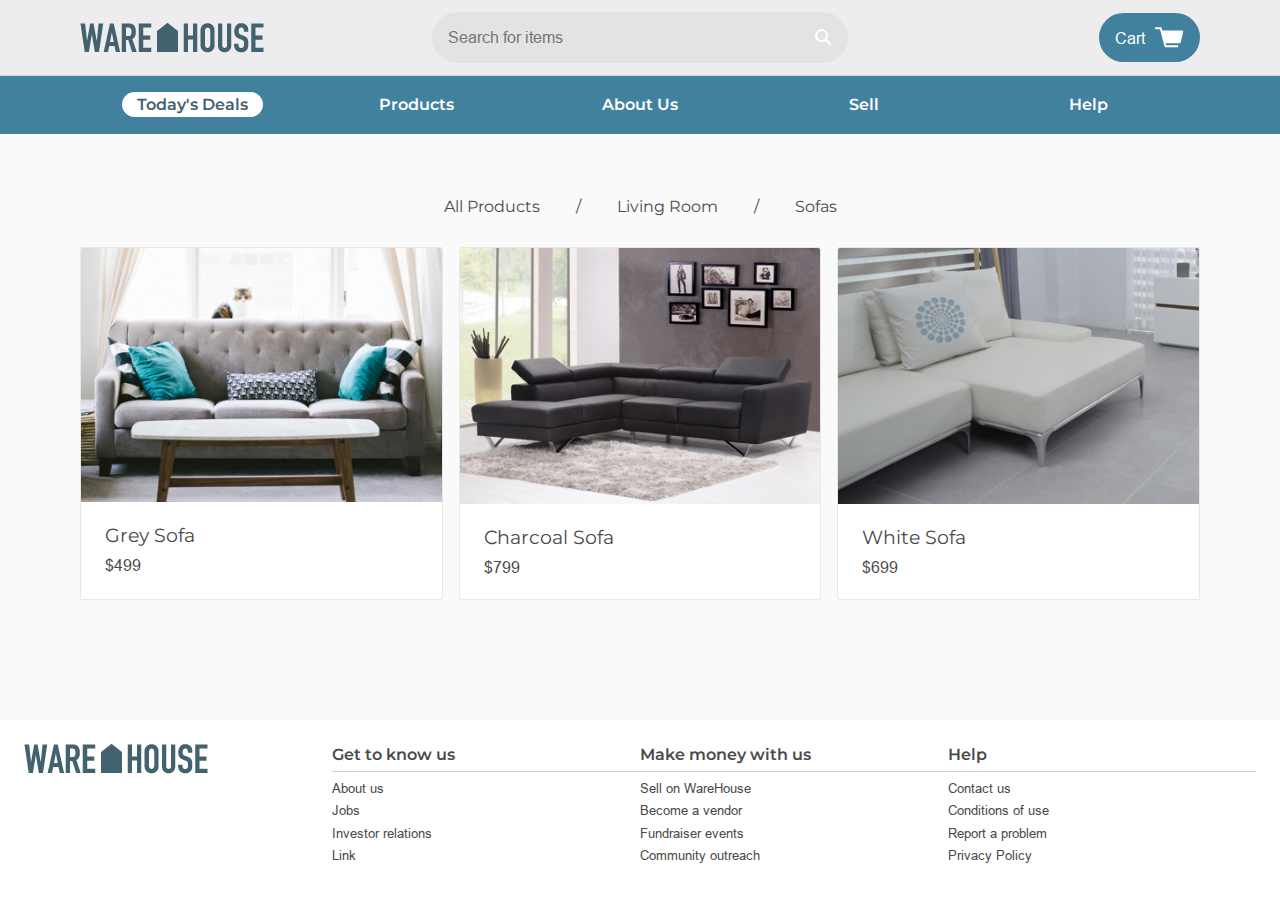
<file: ware-house-starting-code/sofas.html>
<!DOCTYPE html>
<html>
<head>
  <title>WareHouse</title>
  <link rel="stylesheet" type="text/css" href="resources/css/reset.css">
  <link rel="stylesheet" type="text/css" href="resources/css/base.css">
  <link href="https://fonts.googleapis.com/css?family=Montserrat:100,200,400,600,700,800" rel="stylesheet">
</head>
<body>
  <div class="container">

    <!-- Header -->

    <header role="banner">
      <div class="image-container">
        <a href="index.html"><img src="resources/img/home-blue.png" alt="Warehouse logo"></a>
      </div>
      <div role="search" class="search-bar">
        <input type="text" name="search" placeholder="Search for items">
        <a href="" class="icon"><img src="resources/img/search.svg"></a>
      </div>
      <a href="cart.html" class="button cart">Cart <img src="resources/img/cart.svg"></a>
    </header>
    <nav role="navigation">
      <span class="deals"><a href="deals.html">Today's Deals</a></span>
      <a href="products.html">Products</a>
      <a href="about.html">About Us</a>
      <a href="sell.html">Sell</a>
      <a href="#help">Help</a>
    </nav>

    <!-- Sofas Section -->

    <main id="main" class="product-list-section">
      <ul class="breadcrumb">
        <li><a href="products.html">All Products</a></li>
        <li><a href="living.html">Living Room</a></li>
        <li>Sofas</li>
      </ul>

      <div class="product-list">
        <a href="#" class="product-item">
          <div class="image-container">
            <img src="resources/img/sofas/grey-sofa.jpg">
          </div>
          <div class="description">
            <h3>Grey Sofa</h3>
            <span class="price">$499</span>
          </div>
        </a>

        <a href="#" class="product-item">
          <div class="image-container">
            <img src="resources/img/sofas/charcoal-sofa.jpg">
          </div>
          <div class="description">
            <h3>Charcoal Sofa</h3>
            <span class="price">$799</span>
          </div>
        </a>

        <a href="#" class="product-item">
          <div class="image-container">
            <img src="resources/img/sofas/white-sofa.jpg">
          </div>
          <div class="description">
            <h3>White Sofa</h3>
            <span class="price">$699</span>
          </div>
        </a>

      </div>
    </main>

    <!-- Footer -->

    <footer role="contentinfo">
      <a href="index.html"><img src="resources/img/home-blue.png" alt="Warehouse logo"></a>
      <div class="links">
        <h4>Get to know us</h4>
        <a href="about.html">About us</a>
        <a href="jobs.html">Jobs</a>
        <a href="#">Investor relations</a>
        <a href="#">Link</a>
      </div>
      <div class="links">
        <h4>Make money with us</h4>
        <a href="sell.html">Sell on WareHouse</a>
        <a href="#">Become a vendor</a>
        <a href="#">Fundraiser events</a>
        <a href="#">Community outreach</a>
      </div>
      <div class="links">
        <h4 id="help">Help</h4>
        <a href="#">Contact us</a>
        <a href="#">Conditions of use</a>
        <a href="#">Report a problem</a>
        <a href="#">Privacy Policy</a>
      </div>
    </footer>
  </div>
</body>
</html>
</file>
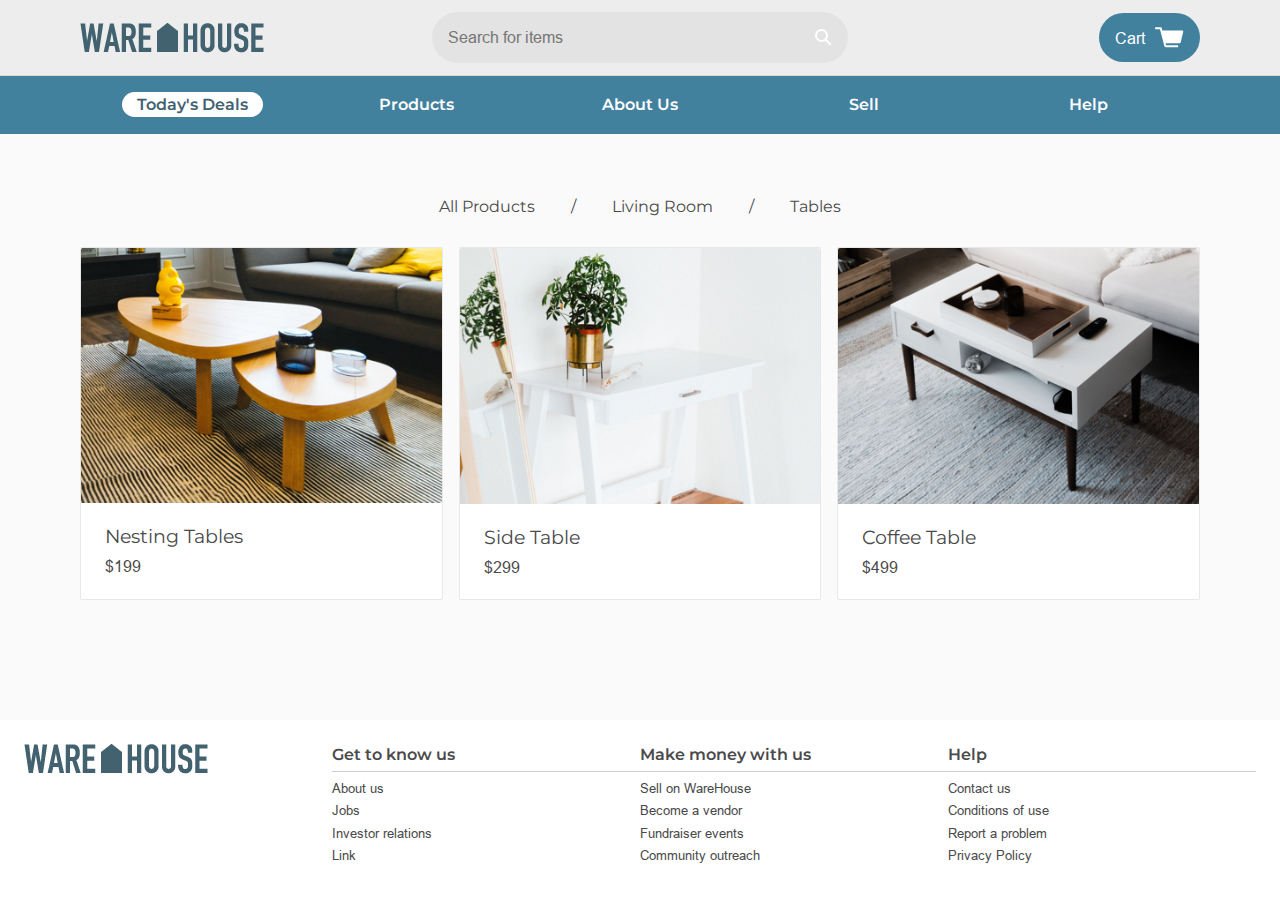
<file: ware-house-starting-code/tables.html>
<!DOCTYPE html>
<html>
<head>
  <title>WareHouse</title>
  <link rel="stylesheet" type="text/css" href="resources/css/reset.css">
  <link rel="stylesheet" type="text/css" href="resources/css/base.css">
  <link href="https://fonts.googleapis.com/css?family=Montserrat:100,200,400,600,700,800" rel="stylesheet">
</head>
<body>
  <div class="container">

    <!-- Header -->

    <header role="banner">
      <div class="image-container">
        <a href="index.html"><img src="resources/img/home-blue.png" alt="Warehouse logo"></a>
      </div>
      <div role="search" class="search-bar">
        <input type="text" name="search" placeholder="Search for items">
        <a href="" class="icon"><img src="resources/img/search.svg"></a>
      </div>
      <a href="cart.html" class="button cart">Cart <img src="resources/img/cart.svg"></a>
    </header>
    <nav role="navigation">
      <span class="deals"><a href="deals.html">Today's Deals</a></span>
      <a href="products.html">Products</a>
      <a href="about.html">About Us</a>
      <a href="sell.html">Sell</a>
      <a href="#help">Help</a>
    </nav>

    <!-- Tables Section -->

    <main id="main" class="product-list-section">
      <ul class="breadcrumb">
        <li><a href="products.html">All Products</a></li>
        <li><a href="living.html">Living Room</a></li>
        <li>Tables</li>
      </ul>

      <div class="product-list">
        <a href="#" class="product-item">
          <div class="image-container">
            <img src="resources/img/tables/nesting-tables.jpg">
          </div>
          <div class="description">
            <h3>Nesting Tables</h3>
            <span class="price">$199</span>
          </div>
        </a>

        <a href="#" class="product-item">
          <div class="image-container">
            <img src="resources/img/tables/side-table.jpg">
          </div>
          <div class="description">
            <h3>Side Table</h3>
            <span class="price">$299</span>
          </div>
        </a>

        <a href="#" class="product-item">
          <div class="image-container">
            <img src="resources/img/tables/coffee-table.jpg">
          </div>
          <div class="description">
            <h3>Coffee Table</h3>
            <span class="price">$499</span>
          </div>
        </a>

      </div>
    </main>

    <!-- Footer -->

    <footer role="contentinfo">
      <a href="index.html"><img src="resources/img/home-blue.png" alt="Warehouse logo"></a>
      <div class="links">
        <h4>Get to know us</h4>
        <a href="about.html">About us</a>
        <a href="jobs.html">Jobs</a>
        <a href="#">Investor relations</a>
        <a href="#">Link</a>
      </div>
      <div class="links">
        <h4>Make money with us</h4>
        <a href="sell.html">Sell on WareHouse</a>
        <a href="#">Become a vendor</a>
        <a href="#">Fundraiser events</a>
        <a href="#">Community outreach</a>
      </div>
      <div class="links">
        <h4 id="help">Help</h4>
        <a href="#">Contact us</a>
        <a href="#">Conditions of use</a>
        <a href="#">Report a problem</a>
        <a href="#">Privacy Policy</a>
      </div>
    </footer>
  </div>
</body>
</html>
</file>
<file: ware-house-starting-code/resources/css/base.css>
@font-face {
  font-family: 'Arial-MT' ;
  src: url('../fonts/ari.ttf') format('truetype');
}

/* Site-Wide Styles */

html {
  font-size: 16px;
}

body {
  font-family: 'Arial-MT', sans-serif;
  color: hsla(0, 0%, 29%, 1);
}

a {
  text-decoration: none;
  transition: .3s;
}

h1,
h2,
h3,
h4 {
  font-family: Montserrat, sans-serif;
  font-weight: 400;
}

h2{
  font-size: 2rem;
}

h3 {
  font-size: 1.2rem;
}

input,
textarea,
select {
  border-radius: 1.7rem;
  background-color: hsla(0, 0%, 89%, 1);
  padding: 1rem;
}

/* Reusable Component - Button */

.button {
  border-radius: 30px;
  background-color: hsla(199, 41%, 44%, 1);
  text-align: center;
  color: hsla(0, 0%, 100%, 1);
  transition: .25s;
}

.button:hover {
  background-color: #426170;
  color: hsla(0, 100%, 100%, 1);
}

.add-button{
  padding: .8em 1.5em;
  background-color:#eee;
  display: block;
  border-radius: 2rem;
  margin: 1em 0;
}

.add-button:hover{
  background-color: hsla(199, 41%, 44%, 1);
}

/* Reusable Component - Image Container */

.image-container {
  overflow: hidden;
}

.image-container img {
  display: block;
  max-width: 100%;
  height: auto;
}

/* Reusable Component - Product List */

.product-list-section {
  padding: 2rem 5rem 3.75rem 5rem;
}

.product-list {
  display: grid;
  grid-template-columns: repeat(3, 1fr);
  margin-bottom: 3.75rem;
  grid-gap: 1rem;
}

.product-category {
  border-radius: 2px;
  background-color: hsla(0, 0%, 100%, 1);
  border: solid 1px hsla(0, 0%, 91%, 1);
}

.product-category .description-category {
  padding: 1.5rem;
  text-align: left;
}

.product-category h3 {
  margin-bottom: .75rem;
  color: hsla(0, 0%, 29%, 1);
}

.product-item {
  border-radius: 2px;
  background-color: hsla(0, 0%, 100%, 1);
  border: solid 1px hsla(0, 0%, 91%, 1);
}

.product-item:hover {
  background-color: hsla(0, 0%, 44%, .26);
}

.product-item .description {
  padding: 1.5rem;
  text-align: left;
}


.product-item h3 {
  margin-bottom: .75rem;
  color: hsla(0, 0%, 29%, 1);
  position: relative;
  display: block;
}

.product-item .sale-price {
  color: hsla(15, 86%, 60%, 1);
  padding: 0 1em;
  font-size: 1.2em;
  font-family: Montserrat, sans-serif;
}


/* Reusable Component - Form Field With Label */
.field {
  display: flex;
  flex-direction: column;
}

.field label {
  padding-bottom: .75rem;
}


/* Reusable Component - Navigation Breadcrumbs */
ul.breadcrumb {
    padding: 2rem 4rem;
    list-style: none;
    align-items: left;
    font-family: Montserrat, sans-serif;
}
ul.breadcrumb li {
    display: inline;
    font-size: inherit;
    align-items: left;
}
ul.breadcrumb li+li:before {
    padding: 2rem;
    color: hsla(0, 0%, 29%, 1);
    content: "/\00a0";
}
ul.breadcrumb li a {
    color: hsla(0, 0%, 29%, 1);
    text-decoration: none;
}

ul.breadcrumb li a:hover {
    color: hsla(199, 41%, 43%, 1);
    text-decoration: underline;
}

@media only screen and (max-width: 1100px) {
  .product-list {
    grid-template-columns: repeat(2, 1fr);
  }
}

@media only screen and (max-width: 680px) {
  .product-list {
    grid-template-columns: 1fr;
  }
  ul.breadcrumb {
    padding: 1rem 1rem;
  }
}

@media only screen and (max-width: 490px) {
  ul.breadcrumb  {
    padding: 1rem 0;
    font-size: .8rem;
  }

}


/* Site-Wide Grid */

.container {
  display: grid;
  grid-template-areas: 'header'
                       'nav'
                       'main'
                       'footer';
}


/* Header */

header {
  grid-area: header;
  display: grid;
  grid-template-columns: 22rem 1fr 22rem;
  align-items: center;
  padding: .75rem 5rem;
  font-size: inherit;
  background-color: hsla(0, 0%, 93%, 1);
}



.search-bar {
  display: flex;
  border-radius: 33px 53px 33pzx 53px;
  width: 100%;
}

.search-bar input {
  flex-grow: 1;
  border-top-right-radius: 0;
  border-top-left-radius: 30px;
  border-bottom-right-radius: 0;
  border-bottom-left-radius: 30px;
}

.search-bar .icon {
  background-color: hsla(0, 0%, 89%, 1);
  border-radius: 0 53px 53px 0;
  padding: 1rem;
}

.search-bar .icon img {
  vertical-align: middle;
}

.cart {
  justify-self: end;
  display: flex;
  align-items: center;
  padding: .875rem 1rem;
  border-radius: 54px;
}

.cart img {
  padding-left: .625rem;
}

nav {
  display: grid;
  grid-template-columns: repeat(5, 1fr);
  justify-items: center;
  grid-area: nav;
  background-color: hsla(199, 41%, 44%, 1);
  border-top: 1px solid hsla(0, 0%, 85%, 1);
  padding: 1.313rem 5rem 1.313rem 5rem;
  font-family: Montserrat, sans-serif;
  font-weight: 600;
}

nav a:hover {
  color: hsla(0, 0%, 89%, 1);
}

nav a{
  color: #ffffff;
}

nav .deals a{
  background-color: #ffffff;
  color: #426170;
  padding: 3px 15px;
  border-radius: 14px;
}

nav .deals a:hover{
  background-color: #426170;
  color: #ffffff;
}

nav a:visted {
  color: hsla(0, 0%, 29%, 1);
}

@media only screen and (max-width: 1100px) {
  header {
    grid-template-columns: 1fr;
    justify-items: center;
    grid-gap: 1rem;
  }

  .cart {
    justify-self: auto;
  }
}

@media only screen and (max-width: 700px) {
  nav {
    grid-template-columns: 1fr;
    grid-gap: .4rem;
  }
}

/* Main Section */

#main {
  grid-area: main;
  display: grid;
  justify-items: center;
  text-align: center;
  background-color: hsla(0, 0%, 98%, 1);
  border-top: 1px solid hsla(0, 0%, 98%, 1);
}

#main h2 {
  margin-bottom: 2rem;
}

#main .button {
  box-sizing: border-box;
  width: 14.375rem;
  padding: .875rem 0;
}

/* Footer */

footer {
  grid-area: footer;
  display: grid;
  grid-template-columns: repeat(4, 1fr);
  padding: 1.5rem;
  background-color: hsla(0, 100%, 100%, 1);
}

footer img {
  align-self: center;
  justify-self: center;
}

footer .links {
  display: grid;
  line-height: 1.4rem;
}

footer .links >h4 {
  font-weight: 600;
  border-bottom: 1px solid #ccc;
  padding-bottom: .3em;
  margin-bottom: .3em;
}

footer a {
  color: hsla(0, 0%, 29%, 1);
  font-size: .8em;
}

footer a:hover{
  color: hsla(199, 41%, 43%, 1);
  text-decoration: underline;
}

@media only screen and (max-width: 810px) {
  footer {
    grid-template-columns: 1fr;
    justify-items: center;
    text-align: center;
  }

  footer img {
    grid-column: 1 / span 3;
    padding-bottom: 1rem;
  }
}

@media only screen and (max-width: 490px) {
  footer {
    grid-template-columns: 1fr;
    justify-items: center;
    text-align: center;
  }

  footer img {
    grid-column: auto;
  }
  footer .links >h4 {
  margin-top: 1.5em;
  }
}
</file>
<file: ware-house-starting-code/resources/css/index.css>
.hero {
  width: 87%;
  height: 21.75rem;
  margin-top: 3rem;
  border-radius: 1.5rem;
  background-image: url('../img/home/hero.png');
  background-repeat: no-repeat;
  background-size: cover;
  background-position: center;
  text-align: center;
  color: hsla(0, 0%, 100%, 1);
  position: relative;
}

.hero h2 {
  padding-top: 10rem;
  color: hsla(0, 100%, 100%, 1);
  font-family: Montserrat, sans-serif;
  font-weight: 600;
  text-align: center;
  font-size: 2.5em;
  position: relative;
}

.hero::before{
  content: "";
  display: block;
  height: 100%;
  width: 100%;
  border-radius: 1.5rem;
  position: absolute;
  background-color: hsla(0,0%, 14%, .38)
}

.products {
  padding: 0 5rem 6rem 5rem;
}

.products h2 {
  margin-top: 2rem;
}

.landing .product-list {
  grid-template-columns: repeat(4, 1fr);
  grid-gap: 1rem;
}

.categories h3 {
  margin-bottom: 0;
}

@media only screen and (max-width: 1020px) {
  .landing .product-list {
    grid-template-columns: repeat(3, 1fr);
  }
}


@media only screen and (max-width: 760px) {
  .landing .product-list {
    grid-template-columns: repeat(2, 1fr);
  }
}

@media only screen and (max-width: 565px) {
  .hero {
    padding-left: 0;
    text-align: center;
  }

  .hero h2 {
    padding-top: 7rem;
  }

  .hero p {
    width: 90%;
    margin: auto;
  }
}

@media only screen and (max-width: 470px) {
  .landing .product-list {
    grid-template-columns: 1fr;
  }
}
</file>
<file: ware-house-starting-code/resources/css/about.css>
/* About Page */

.about h1 {
  width: 87%;
  padding: 10.5rem 0;
  margin-top: 3rem;
  background-image: url('../img/hero.png');
  border-radius: 1.5rem;
  background-repeat: no-repeat;
  background-size: cover;
  background-position: center;
  font-size: 3rem;
  font-stretch: condensed;
  color: hsla(0, 100%, 100%, 1);

}

.about .information {
  padding: 3.75rem 20% 6.75rem 20%;
  color: hsla(0, 0%, 29%, 1);
}

.about h3 {
  margin-bottom: 1rem;
}

.about p {
  padding-bottom: 2rem;
  font-size: inherit;
  line-height: 1.8;
  text-align: left;
}

.about .join {
  display: grid;
  justify-items: center;
  padding: 1.5rem 0;
  border: solid 1px #e7e7e7;
  border-radius: 2px;
  background-color: hsla(0, 0%, 100%, 1);
}

@media only screen and (max-width: 735px) {
  .about h1 {
    font-size: 6rem;
  }
}

@media only screen and (max-width: 490px) {
  .about h1 {
    font-size: 4rem;
  }

  .about h3 {
    font-size: 1.25rem;
  }

  .about p {
    font-size: 1rem;
  }
}
</file>
<file: ware-house-starting-code/resources/css/cart.css>
#main {
  margin-left: 2rem;
  margin-right: 2rem;
}

.product-list-section {
  padding: 2rem 5rem 3.75rem 5rem;
}

.shopping-cart {
  display: grid;
  grid-template-columns: repeat(4, 1fr);
  grid-template-rows: repeat(3, 1fr);
  grid-column-gap: 3rem;
  border: 1px solid hsla(0, 0%, 85%, 1);
  padding: 0rem 1rem 0rem 0rem;
  background-color: hsla(0, 100%, 100%, 1);
}

.row {
  display: grid;
  grid-template-columns: repeat(3, 1fr);
  grid-column: 1/4;
  padding: 1.5rem 0rem 1.5rem 0rem;
  border-bottom: 1px solid hsla(0, 0%, 85%, 1);
  margin-left: 1.5rem;
}

#no-border {
  border-bottom: none;
}

input {
  width: 3rem;
  padding-left: 1rem;
}

.total {
  grid-column: 4;
  grid-row: 1/4;
  border-left: 1px solid hsla(0, 0%, 85%, 1);
  margin-top: 1.5rem;
  margin-bottom: 1.5rem;
  padding: 1rem 0rem;
}

.product-item h3 {
  margin-bottom: .75rem;
  color: hsla(0, 0%, 29%, 1);
}

.product-item .price {
  color: hsla(0, 0%, 29%, 1);
}

.description {
  padding: 1.5rem;
  text-align: left;
}

.total .description h3{
  float: left;
}
.total .description span{
  float: right;
  padding-bottom: 2rem;
}

#main .button {
  box-sizing: border-box;
  padding: 0.875rem 5rem;
  border-radius: 54px;
  margin-left: 1rem;
}

@media only screen and (max-width: 1020px) {
  .landing .product-list {
    grid-template-columns: repeat(3, 1fr);
  }
}


@media only screen and (max-width: 760px) {
  .landing .product-list {
    grid-template-columns: repeat(2, 1fr);
  }
}


@media only screen and (max-width: 470px) {
  .landing .product-list {
    grid-template-columns: 1fr;
  }
}
</file>
<file: ware-house-starting-code/resources/css/jobs.css>
#main {
  text-align: left;
  justify-items: auto;
}

.jobs {
  padding: 3.75rem 11.75rem 7.5625rem 11.75rem;
}

.jobs h3 {
  margin-bottom: 1rem;
  font-size: inherit;
}

form {
  display: grid;
  grid-gap: .5em;
  grid-template-columns: 2fr 1fr;
  align-items: flex-end;
  margin-bottom: 3.125rem;
}

#main form .button {
  height: fit-content;
  padding: 1.14rem 0;
}

.job-list {
  border-top: solid 1px hsla(0, 0%, 59%, 1);
}

.job {
  border-bottom: solid 1px hsla(0, 0%, 59%, 1);
  padding: 1rem 0;
}

.job h4 {
  padding-bottom: .5rem;
  font-size: inherit;
  line-height: 1.2;
}

.job .location {
  font-style: italic;
  font-size: .9rem;
  font-family: Montserrat, sans-serf;
}

#see-all-jobs {
  justify-self: center;
  margin-top: 3.6875rem;
}
</file>
<file: ware-house-starting-code/resources/css/sell.css>
#main {
  text-align: left;
  justify-items: auto;
}

.sell {
  padding: 3.75rem 11.75rem 18.75rem 11.75rem;
}

.sell h3 {
  margin-bottom: 1rem;
}

form {
  display: grid;
  grid-gap: 2em;
  grid-template-areas: 'name name price quantity'
                       'description description description description'
                       '. . . submit';
  font-size: inherit;
}

input {
  min-width: 100%;
  box-sizing: border-box;
}

select {
  background-color: hsla(0, 0%, 100%, 1);
  font-size: inherit;
}

textarea {
  min-height: 12rem;
  font-size: inherit;
}

#name {
  grid-area: name;
}

#price {
  grid-area: price;
}

#quantity {
  grid-area: quantity;
}

#description {
  grid-area: description;
}

#submit {
  grid-area: submit;
  justify-self: end;
}

@media only screen and (max-width: 1100px) {
  .sell {
    padding-left: 10%;
    padding-right: 10%;
  }
}

@media only screen and (max-width: 970px) {
  form {
    grid-template-areas: 'name name'
                         'price quantity'
                         'description description'
                         '. submit';
  }
}

@media only screen and (max-width: 660px) {
  form {
    grid-template-areas: 'name'
                         'price'
                         'quantity'
                         'description'
                         'submit';
  }

  #submit {
    justify-self: center;
  }
}
</file>
